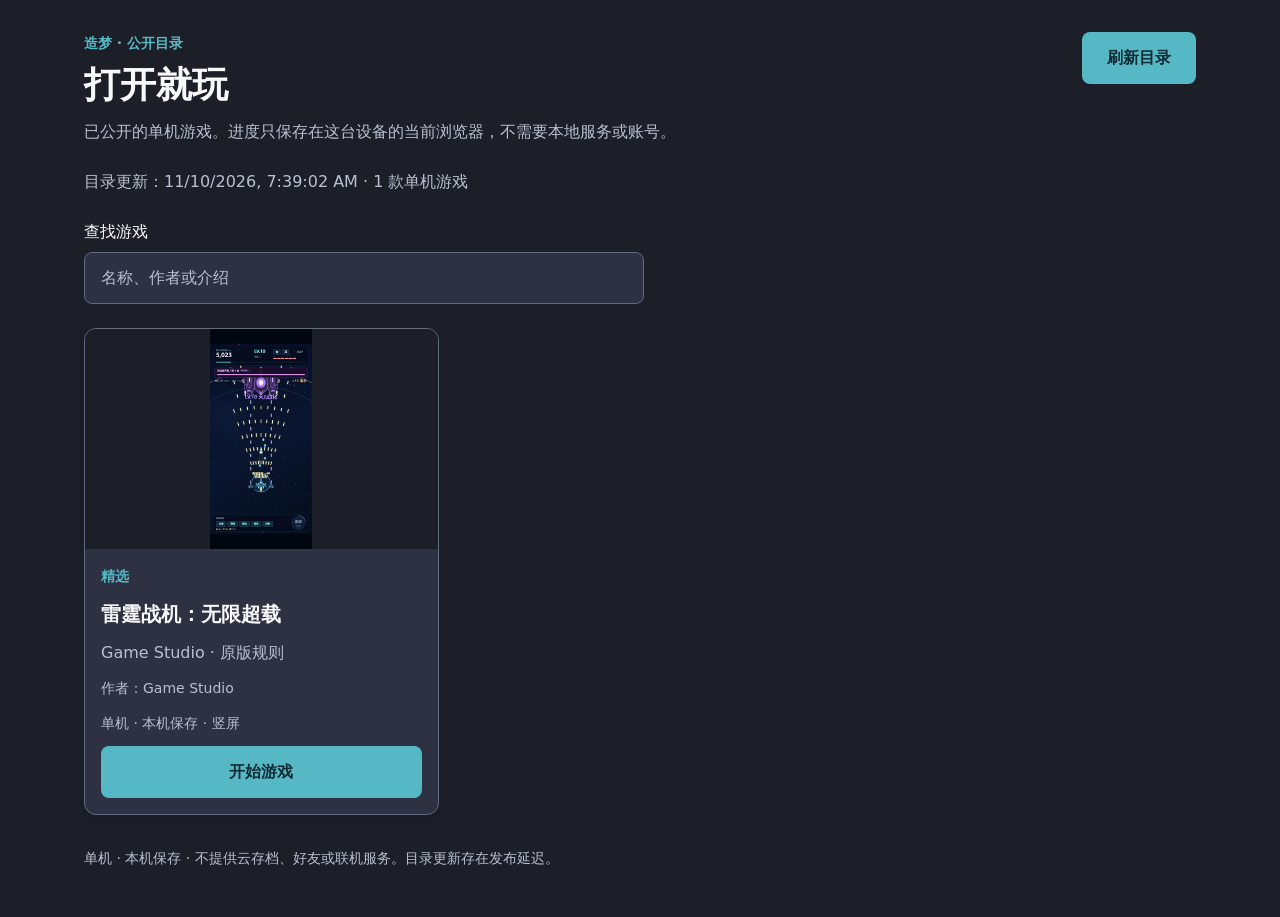
<file: index.html>
<!-- aihago-public-launcher-root:v1 -->
<!doctype html><meta charset="utf-8"><meta http-equiv="refresh" content="0;url=https://daoyan0206.github.io/magnolia-pm/launcher/"><a href="https://daoyan0206.github.io/magnolia-pm/launcher/">打开公网游戏客户端</a>
</file>
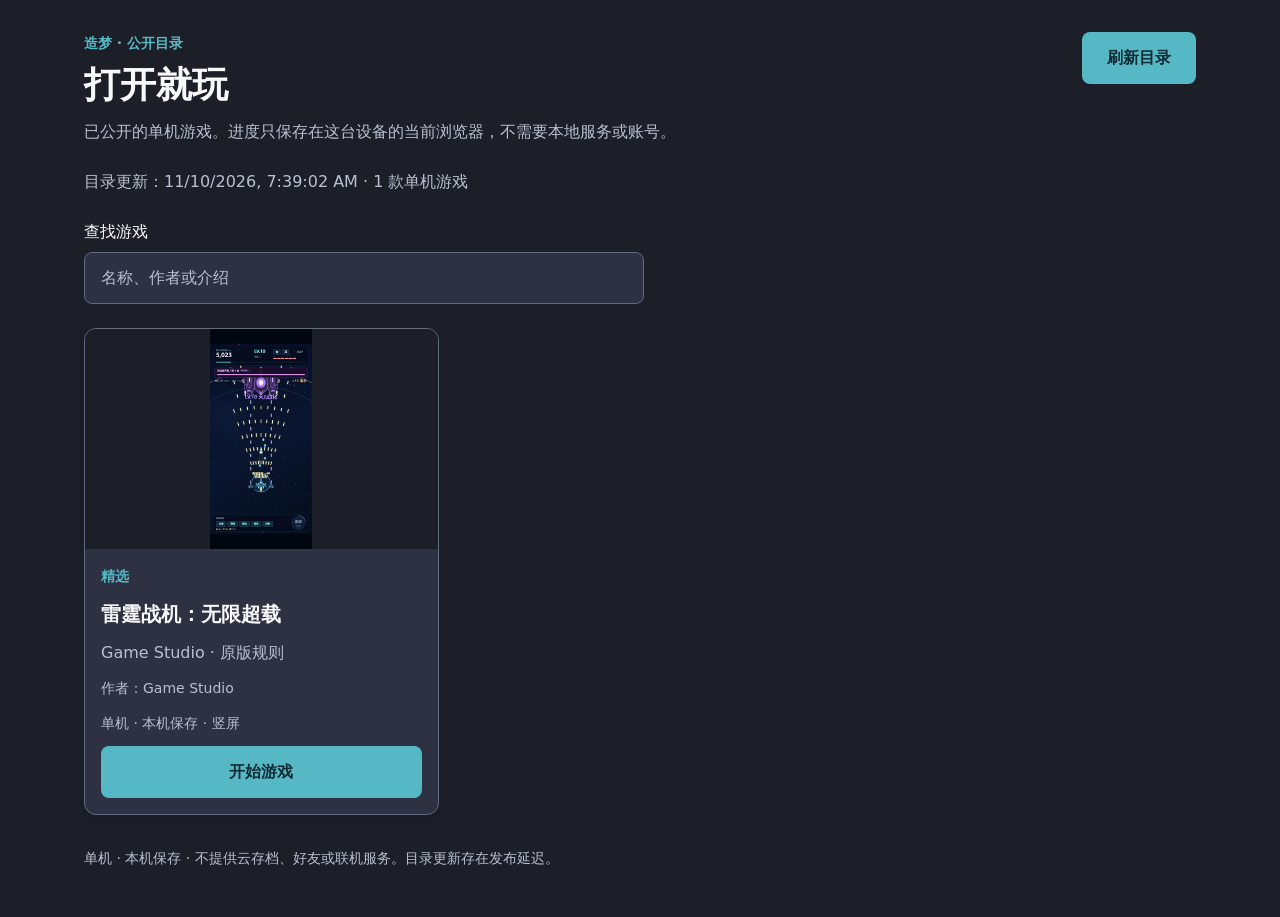
<file: launcher/index.html>
<!doctype html>
<html lang="zh-CN"><head><meta charset="utf-8"><meta name="viewport" content="width=device-width,initial-scale=1"><meta name="color-scheme" content="dark"><meta http-equiv="Content-Security-Policy" content="default-src 'self'; script-src 'self'; style-src 'self'; img-src 'self'; media-src 'self'; connect-src 'self'; object-src 'none'; base-uri 'self'; form-action 'none'"><title>造梦 · 公开游戏</title><link rel="stylesheet" href="./app.css?v=b5e5158f960aa64f2cf5e97da707b28068195a6c3594c4fd3c3171abf8e89de8"></head>
<body><main class="catalog-shell"><header class="page-header"><div><p class="eyebrow">造梦 · 公开目录</p><h1>打开就玩</h1><p class="description">已公开的单机游戏。进度只保存在这台设备的当前浏览器，不需要本地服务或账号。</p></div><button id="refresh" type="button">刷新目录</button></header>
<p id="catalogStatus" class="status" role="status" aria-live="polite">正在读取最新公开目录…</p><div class="search-row"><label for="search">查找游戏</label><input id="search" type="search" autocomplete="off" placeholder="名称、作者或介绍"></div>
<section aria-label="公开单机游戏"><div id="games" class="game-grid"></div><p id="empty" class="empty" hidden>当前没有可显示的游戏，请稍后刷新目录。</p></section><footer>单机 · 本机保存 · 不提供云存档、好友或联机服务。目录更新存在发布延迟。</footer></main><script type="module" src="./app.js?v=b5e5158f960aa64f2cf5e97da707b28068195a6c3594c4fd3c3171abf8e89de8"></script></body></html>
</file>
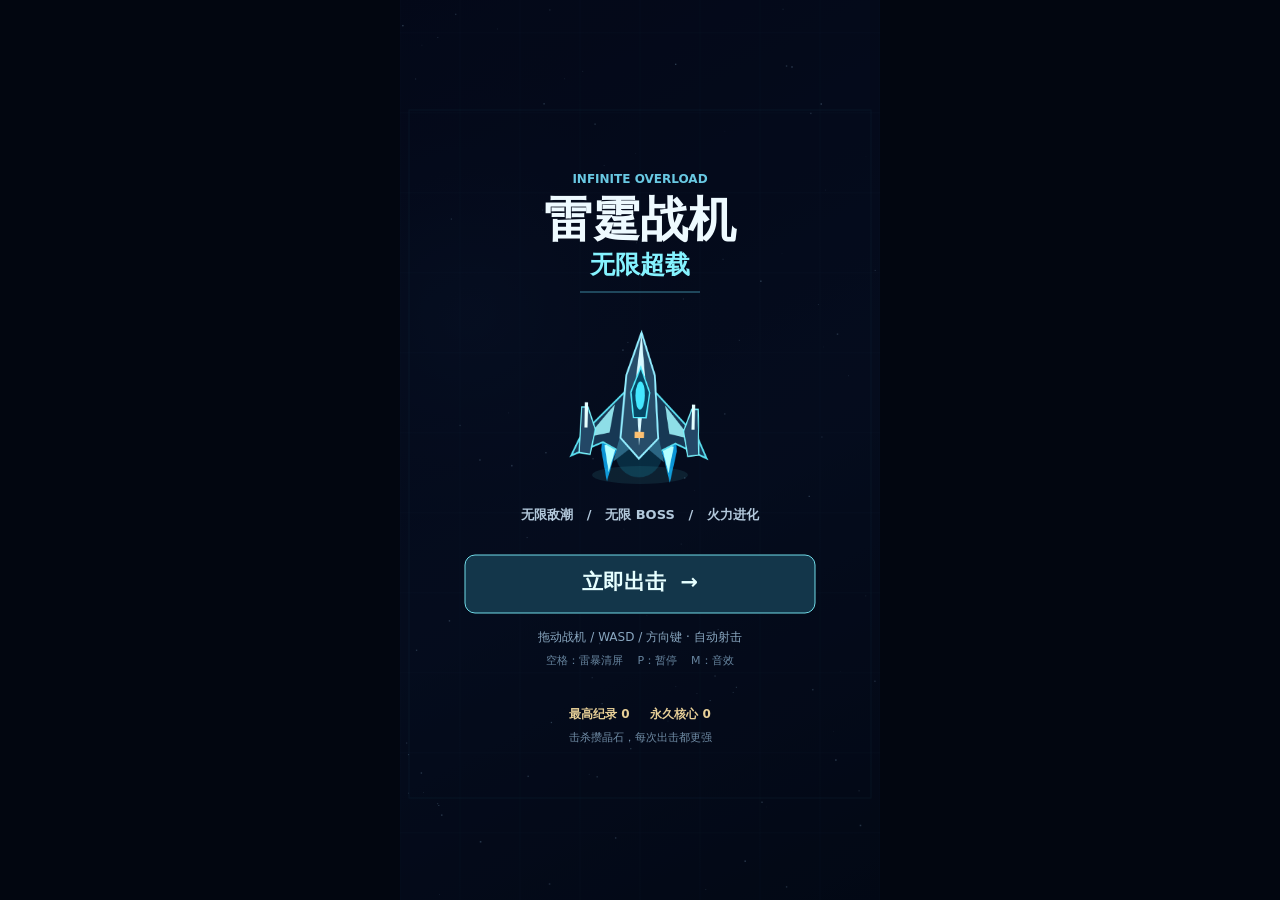
<file: public/games/1/572b14e0811e7f5c2d8713d8cca1aadd88c316ae3283daa03f647c0ad57fbafb/index.html>
<!doctype html>
<html lang="en"><head><meta charset="utf-8">
<meta name="viewport" content="width=device-width,initial-scale=1,maximum-scale=1,user-scalable=no">
<meta http-equiv="Content-Security-Policy" content="default-src 'none'; img-src data: blob:; media-src data: blob:; font-src data:; style-src 'unsafe-inline'; script-src 'unsafe-inline'; connect-src 'none'; form-action 'none'">
<title>雷霆战机：无限超载</title>
<style>html,body{margin:0;height:100%;overflow:hidden;background:#000}canvas{display:block;width:100vw;height:100vh;touch-action:none;outline:none}</style></head><body><canvas id="game" tabindex="0"></canvas>
<script>window.GAME={"title":"雷霆战机：无限超载","rules":{"hearts":6,"heroSpeed":420,"bossEvery":25,"bossHealth":6000,"waveEvery":20,"waveHealthGrowth":1.5,"waveHealthCurve":0.75,"waveHealthPower":1.35,"waveBossHealthGrowth":0.9,"waveBossHealthCurve":0.2,"waveBossHealthPower":1.15,"waveMoveGrowth":0.2,"waveBulletGrowth":0.22,"waveFireGrowth":0.35,"waveSpawnGrowth":0.45,"waveEliteGrowth":0.045,"waveDamageEvery":3,"enemySpawnEvery":0.42,"enemyHealth":40,"maxEnemies":48,"maxPlayerBullets":360,"maxEnemyBullets":480,"maxParticles":600,"maxPickups":90,"startingLevel":1,"skillCharge":100,"enemyDamage":1,"hitInvulnerability":1.6,"growth":"endless","testPilot":"moving","duration":0},"slots":{"hero":{"tile":false,"custom":false},"enemy":{"tile":false,"custom":false},"pickup":{"tile":false,"custom":false},"boss":{"tile":false,"custom":false}},"assets":{"hero":"[data-uri]","enemy":"[data-uri]","pickup":"[data-uri]","boss":"[data-uri]"}};</script>
<script>/* 雷霆战机：无限超载 — Game Studio / standalone Canvas 2D. */
(function () {
  'use strict';
  const G = window.GAME || {}, slots = G.slots || {}, assets = G.assets || {};
  const defaults = { hearts:6, heroSpeed:420, bossEvery:25, bossHealth:12000, enemySpawnEvery:.42, enemyHealth:60, maxEnemies:48, maxPlayerBullets:360, maxEnemyBullets:480, maxParticles:600, maxPickups:90, startingLevel:1, skillCharge:100, enemyDamage:1, hitInvulnerability:1.6, waveEvery:20, waveHealthGrowth:6, waveHealthCurve:3, waveHealthPower:1.35, waveBossHealthGrowth:.9, waveBossHealthCurve:.2, waveBossHealthPower:1.15, waveMoveGrowth:.2, waveBulletGrowth:.22, waveFireGrowth:.35, waveSpawnGrowth:.45, waveEliteGrowth:.045, waveDamageEvery:2 };
  const R = Object.assign({}, defaults, G.rules || {});
  Object.keys(defaults).forEach(k => { R[k] = Number.isFinite(+R[k]) ? +R[k] : defaults[k]; });
  const clamp = (x,a,b) => Math.max(a,Math.min(b,x)), rnd = (a,b) => a+Math.random()*(b-a), TAU=Math.PI*2;
  const W=480,H=900, FONT='"Microsoft YaHei", "PingFang SC", system-ui, sans-serif';
  R.bossEvery=Math.max(3,R.bossEvery); R.enemySpawnEvery=Math.max(.12,R.enemySpawnEvery);
  R.maxEnemies=clamp(R.maxEnemies,1,80); R.maxPlayerBullets=clamp(R.maxPlayerBullets,10,500);
  R.maxEnemyBullets=clamp(R.maxEnemyBullets,10,700); R.maxParticles=clamp(R.maxParticles,0,900);
  R.maxPickups=clamp(R.maxPickups,1,150); R.hearts=clamp(R.hearts,1,30);
  R.waveEvery=Math.max(1,R.waveEvery);R.waveDamageEvery=Math.max(1,Math.floor(R.waveDamageEvery));
  ['waveHealthGrowth','waveHealthCurve','waveBossHealthGrowth','waveBossHealthCurve','waveMoveGrowth','waveBulletGrowth','waveFireGrowth','waveSpawnGrowth','waveEliteGrowth'].forEach(k=>R[k]=clamp(R[k],0,10));
  R.waveHealthPower=clamp(R.waveHealthPower,1,2);R.waveBossHealthPower=clamp(R.waveBossHealthPower,1,2);
  // Fixed wave progression: not rubber-banded to player level. Snapshot on spawn.
  // Bound only the exponent for finite arithmetic; polynomial HP keeps growing.
  function waveStats(w){const n=Math.max(0,w-1),exponent=Math.min(n,200);return{health:(1+R.waveHealthGrowth*n+R.waveHealthCurve*n*n)*Math.pow(R.waveHealthPower,exponent),bossHealth:(1+R.waveBossHealthGrowth*n+R.waveBossHealthCurve*n*n)*Math.pow(R.waveBossHealthPower,exponent),move:Math.min(2.2,1+R.waveMoveGrowth*n),bullet:Math.min(2.25,1+R.waveBulletGrowth*n),fire:Math.min(2.5,1+R.waveFireGrowth*n),spawnEvery:Math.max(.14,R.enemySpawnEvery/(1+R.waveSpawnGrowth*n)),eliteChance:Math.min(.32,.08+R.waveEliteGrowth*n),damage:R.enemyDamage*Math.min(4,1+Math.floor(n/R.waveDamageEvery))};}
  let canvas=document.getElementById('game');
  if (!canvas) { canvas=document.createElement('canvas'); canvas.id='game'; document.body.appendChild(canvas); }
  Object.assign(canvas.style,{display:'block',touchAction:'none',outline:'none',background:'#030916'});
  canvas.tabIndex=0;
  Object.assign(document.body.style,{margin:'0',overflow:'hidden',background:'#030916',touchAction:'none'});
  const c=canvas.getContext('2d');
  let scale=1,ox=0,oy=0,dpr=1,cw=480,ch=900;
  function resize(){ cw=innerWidth||480; ch=innerHeight||900; dpr=Math.min(devicePixelRatio||1,2); canvas.width=Math.round(cw*dpr); canvas.height=Math.round(ch*dpr); canvas.style.width=cw+'px'; canvas.style.height=ch+'px'; scale=Math.min(cw/W,ch/H); ox=(cw-W*scale)/2; oy=(ch-H*scale)/2; }
  const storageKey='thunder-overload-save-v1';
  let profile={best:0,bank:0,muted:false};
  try { const p=JSON.parse(localStorage.getItem(storageKey)||'null'); if(p && typeof p==='object'){ profile.best=clamp(Number(p.best)||0,0,1e15); profile.bank=clamp(Number(p.bank)||0,0,1e15); profile.muted=!!p.muted; } } catch (_) {}
  let muted=profile.muted, storageOK=true;
  function save(){ profile.best=Math.max(profile.best,score); profile.muted=muted; try {localStorage.setItem(storageKey,JSON.stringify(profile));} catch(_){storageOK=false;} }
  let audio=null,lastSound=0;
  function unlockAudio(){ try { if(!audio){const AC=window.AudioContext||window.webkitAudioContext;if(AC)audio=new AC();} if(audio&&audio.state==='suspended')audio.resume().catch(()=>{}); }catch(_){} }
  function sound(f,d=.09,type='sine',v=.04,end=f){if(!audio||muted)return;try{const t=audio.currentTime,o=audio.createOscillator(),g=audio.createGain();o.type=type;o.frequency.setValueAtTime(f,t);o.frequency.exponentialRampToValueAtTime(Math.max(30,end),t+d);g.gain.setValueAtTime(.0001,t);g.gain.exponentialRampToValueAtTime(v,t+.008);g.gain.exponentialRampToValueAtTime(.0001,t+d);o.connect(g);g.connect(audio.destination);o.start(t);o.stop(t+d+.015);}catch(_){} }

  let phase='title',paused=false,elapsed=0,score=0,level=1,xp=0,xpNeed=12,hearts=6,maxHearts=6,charge=100,wave=1,waveNotice=0;
  let hero={x:W/2,y:H*.78},enemies=[],shots=[],hostile=[],drops=[],particles=[],rings=[],labels=[],beams=[],arcs=[];
  let boss=null,bossCount=0,bossKills=0,nextBoss=30,spawnClock=0,shotClock=0,missileClock=0,laserClock=0,chainClock=0;
  let invuln=0,shield=0,rage=0,magnet=0,shake=0,flash=0,combo=0,comboTime=0,kills=0,earned=0,core=0,saveClock=0,guard=0;
  let banner='',bannerTime=0,last=0,clock=0,fps=60,frameCount=0,fpsTime=0,autoTarget=null,autoTTL=0,skillUses=0;
  let keys=Object.create(null),pointer=null,dragTarget=null;
  const peaks={enemies:0,playerBullets:0,enemyBullets:0,particles:0};
  const stars=Array.from({length:110},()=>({x:rnd(0,W),y:rnd(0,H),z:rnd(.25,1),r:rnd(.4,1.6)}));
  const colors=['#5cffff','#ffbf58','#b98bff','#82ffb4'];
  const images={},spriteCache={};
  function customArt(k){return !!(slots[k]&&slots[k].custom&&assets[k]);}
  ['hero','enemy','pickup','boss'].forEach(k=>{if(customArt(k)){const im=new Image(); im.onload=()=>{images[k]=im;};im.src=assets[k];}});
  function poly(g,points,fill,stroke,line=1){g.beginPath();points.forEach((p,i)=>i?g.lineTo(p[0],p[1]):g.moveTo(p[0],p[1]));g.closePath();g.fillStyle=fill;g.fill();if(stroke){g.strokeStyle=stroke;g.lineWidth=line;g.stroke();}}
  function ellipse(g,x,y,rx,ry,color){g.fillStyle=color;g.beginPath();g.ellipse(x,y,rx,ry,0,0,TAU);g.fill();}
  // One art function supplies both live sprites and Studio close-ups.
  function drawCharacter(g,key,size,variant=0){
    g.save();g.scale(size/100,size/100);
    if(key==='pickup'){
      g.shadowColor='#55faff';g.shadowBlur=10;poly(g,[[0,-36],[26,-9],[18,25],[0,38],[-18,25],[-26,-9]],'#15a7bb','#a6ffff',2);
      poly(g,[[0,-36],[9,-6],[0,38],[-8,-6]],'#b9ffff');poly(g,[[9,-6],[26,-9],[18,25],[0,38]],'#30d8e3');
      g.shadowBlur=0;poly(g,[[0,-25],[7,-8],[0,9],[-7,-8]],'#fff');
    }else if(key==='hero'){
      ellipse(g,0,30,15,16,'rgba(27,208,255,.16)');
      for(const side of [-1,1]){
        g.save();g.scale(side,1);
        poly(g,[[8,14],[16,34],[20,49],[24,29],[23,14]],'#0a94d6');
        poly(g,[[14,25],[19,43],[22,26]],'#b4ffff');
        poly(g,[[8,-10],[37,20],[43,33],[23,24],[12,30]],'#173854','#59deef',1.1);
        poly(g,[[16,0],[33,21],[19,18]],'#8edee7');
        poly(g,[[28,16],[33,2],[37,2],[38,31],[31,32]],'#234766','#79f6ff',.8);
        g.fillStyle='#e6ffff';g.fillRect(33,-1,2,16);
        poly(g,[[10,10],[16,36],[6,28]],'#2b6683');g.restore();
      }
      poly(g,[[0,-46],[9,-19],[12,21],[0,34],[-12,21],[-9,-19]],'#274d69','#92edff',1.2);
      poly(g,[[0,-46],[3,-16],[0,26],[-3,-16]],'#d8f9ff');
      poly(g,[[0,-24],[6,-8],[4,8],[-4,8],[-6,-8]],'#064865','#55eeff',.9);
      ellipse(g,0,-6,3,9,'#44e8ff');g.fillStyle='#fdc171';g.fillRect(-3,17,6,4);
    }else if(key==='enemy'){
      const color=['#ff8a51','#f06998','#bd83ff','#ffcc63'][variant%4];
      g.save();g.rotate(Math.PI);
      for(const s of [-1,1]){g.save();g.scale(s,1);poly(g,[[8,-7],[36,8],[42,30],[20,19],[10,28]],'#3f233e',color,1.5);poly(g,[[18,6],[29,14],[21,16]],color);g.fillStyle='#823952';g.fillRect(29,4,5,23);g.restore();}
      poly(g,[[0,-37],[11,-7],[12,23],[0,34],[-12,23],[-11,-7]],'#351f37',color,1.5);poly(g,[[0,-18],[5,-4],[0,10],[-5,-4]],'#fff0b0');ellipse(g,0,30,5,9,color);g.restore();
    }else if(key==='boss'){
      const color=['#b27dff','#ff785d','#edbf56'][variant%3];
      for(const s of [-1,1]){g.save();g.scale(s,1);
        poly(g,[[12,-23],[32,-29],[46,-11],[43,27],[28,40],[19,20],[8,21]],'#2b1e49',color,1);
        poly(g,[[26,-20],[35,-18],[37,13],[31,20],[24,10]],'#483063',color,.6);
        g.fillStyle='#d9c7ff';g.fillRect(30,-12,3,14);g.fillStyle=color;g.fillRect(28,23,9,4);
        poly(g,[[39,7],[45,11],[45,35],[38,30]],'#151c30',color,.8);ellipse(g,42,29,2,4,'#fff3c7');g.restore();}
      poly(g,[[0,-40],[15,-22],[18,19],[0,37],[-18,19],[-15,-22]],'#33204f',color,1.3);
      poly(g,[[0,-33],[7,-20],[0,-8],[-7,-20]],'#e9cfff');
      g.shadowColor=color;g.shadowBlur=8;ellipse(g,0,3,12,13,color);ellipse(g,0,3,6,7,'#fff4ff');g.shadowBlur=0;
      poly(g,[[-8,22],[0,29],[8,22],[0,37]],'#947cc6');
    }
    g.restore();
  }
  function sprite(key,x,y,size,variant=0,angle=0,alpha=1){
    c.save();c.translate(x,y);c.rotate(angle);c.globalAlpha=alpha;
    if(images[key])c.drawImage(images[key],-size/2,-size/2,size,size);
    else{const k=key+'-'+variant;if(!spriteCache[k]){const t=document.createElement('canvas');t.width=t.height=256;const g=t.getContext('2d');g.translate(128,128);drawCharacter(g,key,224,variant);spriteCache[k]=t;}c.drawImage(spriteCache[k],-size/2,-size/2,size,size);}
    c.restore();
  }
  window.__renderSlots=function(size=256){const out={};['hero','enemy','pickup','boss'].forEach(k=>{if(!slots[k]||customArt(k))return;const t=document.createElement('canvas');t.width=t.height=size;const g=t.getContext('2d');g.translate(size/2,size/2);drawCharacter(g,k,size*.86);out[k]=t.toDataURL('image/png');});return out;};
  function emit(){try{window.parent.postMessage({source:'dsh-game-studio',type:'state',phase,score},'*');}catch(_){}}
  function burst(x,y,color,count=22,force=160){for(let i=0;i<count&&particles.length<R.maxParticles;i++){const a=rnd(0,TAU),v=rnd(force*.2,force);particles.push({x,y,vx:Math.cos(a)*v,vy:Math.sin(a)*v,life:rnd(.2,.65),max:.65,color,size:rnd(1,3.5)});}}
  function ring(x,y,color,max=90,life=.4){if(rings.length<35)rings.push({x,y,color,max,life,total:life});}
  function label(text,x,y,color='#c6faff',big=false){if(big)labels=labels.filter(l=>!l.big);else{const nearby=labels.filter(l=>!l.big&&Math.abs(l.x-x)<70&&Math.abs(l.y-y)<60).length;y-=Math.min(nearby,3)*20;}if(labels.length<25)labels.push({text,x,y,color,life:big?1.6:.9,big});}
  function announce(t,color='#65faff'){banner=t;bannerTime=2.3;label(t,W/2,260,color,true);}
  function start(){
    phase='playing';paused=false;elapsed=0;wave=1;waveNotice=0;score=0;level=Math.max(1,Math.floor(R.startingLevel));xp=0;xpNeed=12+level*2;
    core=Math.floor(Math.sqrt(profile.bank/25));maxHearts=Math.min(12,R.hearts+Math.floor(core/3));hearts=maxHearts;charge=clamp(R.skillCharge,0,100);
    hero={x:W/2,y:H*.78};enemies=[];shots=[];hostile=[];drops=[];particles=[];rings=[];labels=[];beams=[];arcs=[];
    boss=null;bossCount=0;bossKills=0;nextBoss=R.bossEvery;spawnClock=.1;shotClock=0;missileClock=0;laserClock=0;chainClock=0;
    invuln=2;shield=3;rage=0;magnet=0;shake=0;flash=0;combo=0;comboTime=0;kills=0;earned=0;guard=0;saveClock=0;skillUses=0;
    pointer=null;dragTarget=null;keys=Object.create(null);autoTarget=null;autoTTL=0;
    Object.keys(peaks).forEach(k=>peaks[k]=0);announce('火力全开 · 无限出击');emit();
  }
  function damage(){return (10+level*2.4)*(1+core*.08)*(rage>0?1.35:1);}
  function upgrade(value){xp+=value;let safety=0;while(xp>=xpNeed&&safety++<100){xp-=xpNeed;level++;xpNeed=14+level*4;charge=Math.min(100,charge+9);if(level%4===0)hearts=Math.min(maxHearts,hearts+1);const unlock={3:'追踪导弹 已上线',5:'贯穿激光 已上线',7:'双翼僚机 已上线',9:'链式闪电 已上线'};announce(unlock[level]||('LV.'+level+' 火力进化'),colors[level%4]);ring(hero.x,hero.y,'#64fbff',150,.6);sound(660,.2,'triangle',.06,1400);}}
  function makeDrop(x,y,type='xp',value=3){if(drops.length>=R.maxPickups){if(type==='xp')upgrade(value);else applyDrop(type);return;}drops.push({x:clamp(x,20,W-20),y,type,value,age:0,phase:rnd(0,TAU)});}
  const itemColors={xp:'#6cfbff',heal:'#7dffba',shield:'#69aaff',rage:'#ffbd59',magnet:'#d397ff',energy:'#f1e897'};
  const itemGlyph={heal:'+',shield:'盾',rage:'狂',magnet:'吸',energy:'雷'};
  function applyDrop(type){
    if(type==='heal'){hearts=Math.min(maxHearts,hearts+2);label('装甲修复 +2',hero.x,hero.y-40,'#8affba');}
    if(type==='shield'){shield=Math.max(shield,9);label('护盾 9s',hero.x,hero.y-40,'#89bcff');}
    if(type==='rage'){rage=9;label('超载火力 9s',hero.x,hero.y-40,'#ffc575');}
    if(type==='magnet'){magnet=12;label('全域磁吸 12s',hero.x,hero.y-40,'#ddaaff');}
    if(type==='energy'){charge=Math.min(100,charge+40);label('雷暴充能 +40',hero.x,hero.y-40,'#fff39a');}
    sound(840,.1,'sine',.035,1240);ring(hero.x,hero.y,itemColors[type]||'#fff',70,.3);
  }
  function kill(e){
    if(e.dead)return;e.dead=true;kills++;combo++;comboTime=3.2;const points=e.boss?3000+bossCount*500:(e.elite?150:40);score+=Math.round(points*(1+Math.min(combo,100)*.012));charge=Math.min(100,charge+(e.boss?35:2.2));
    const coins=e.boss?25:(e.elite?3:1);earned+=coins;profile.bank=Math.min(1e15,profile.bank+coins);
    burst(e.x,e.y,e.boss?'#d299ff':'#ffb565',e.boss?110:e.elite?42:22,e.boss?340:150);ring(e.x,e.y,e.boss?'#deafff':'#ffb967',e.boss?240:65,e.boss?.9:.35);
    if(e.boss){bossKills++;boss=null;nextBoss=elapsed+R.bossEvery;shake=12;flash=.3;announce('BOSS 击破 · 奖励爆发','#ffd783');upgrade(40+bossCount*10);for(let i=0;i<12;i++)makeDrop(e.x+rnd(-100,100),e.y+rnd(-20,40),'xp',6);['heal','shield','rage','magnet','energy'].forEach((t,i)=>makeDrop(100+i*70,e.y+35,t));hostile.length=0;save();sound(100,.5,'sawtooth',.1,35);}
    else{upgrade(e.elite?3:1);makeDrop(e.x,e.y,'xp',e.elite?10:3);if(kills%9===0){const types=['rage','shield','energy','heal','magnet'];makeDrop(e.x+15,e.y,types[Math.floor(kills/9)%5]);}if(combo===10||combo%25===0)label(combo+' 连杀',W/2,190,'#ffd77a',true);if(elapsed-lastSound>.08){sound(160,.08,'triangle',.022,50);lastSound=elapsed;}}
  }
  function hurt(amount=R.enemyDamage){if(invuln>0||phase!=='playing'||amount<=0)return;if(shield>0){shield=Math.max(0,shield-1.8*amount);invuln=.3;ring(hero.x,hero.y,'#7dcfff',85,.35);return;}hearts=Math.max(0,hearts-amount);invuln=Math.max(.1,R.hitInvulnerability);shake=8;flash=.15;combo=0;burst(hero.x,hero.y,'#ff7e81',18);sound(190,.18,'sawtooth',.065,45);if(hearts<=0){phase='lost';guard=1;save();burst(hero.x,hero.y,'#62e7ff',80,260);emit();}}
  function hit(e,amount){if(e.dead||(e.boss&&e.y<185))return;e.hp-=amount;e.hit=.075;if(e.hp<=0)kill(e);}
  function thunder(){if(phase!=='playing'||paused||charge<100)return false;charge=0;skillUses++;invuln=Math.max(invuln,1);flash=.65;shake=14;hostile.length=0;ring(hero.x,hero.y,'#f9eaff',800,1);ring(hero.x,hero.y,'#89ffff',550,.8);for(const e of enemies.slice())if(!e.dead){arcs.push({x1:hero.x,y1:hero.y,x2:e.x,y2:e.y,life:.6,color:'#dbfaff'});hit(e,damage()*22);}announce('雷暴领域 · 全屏湮灭','#f5edff');sound(75,.55,'sawtooth',.12,35);return true;}
  function spawnEnemy(){
    const stats=waveStats(wave),type=Math.floor(rnd(0,4)),elite=kills>12&&Math.random()<stats.eliteChance,x=rnd(35,W-35);
    const speed=(70+type*17)*stats.move,hp=R.enemyHealth*stats.health*(elite?4:1)*(type===3?1.5:1);
    enemies.push({x,y:-45,baseX:x,type,elite,hp,maxHp:hp,r:elite?24:17,size:elite?66:48,speed,age:0,fire:rnd(.35,.8)/stats.fire,hit:0,dead:false,boss:false,spawnWave:wave,fireRate:stats.fire,bulletScale:stats.bullet,damage:stats.damage,eliteChance:stats.eliteChance});
  }
  const bossNames=['深空毁灭者','赤焰审判者','黄金歼星舰'];
  function spawnBoss(){bossCount++;const stats=waveStats(wave),hp=R.bossHealth*(1+(bossCount-1)*.25)*stats.bossHealth;boss={x:W/2,y:-120,hp,maxHp:hp,r:68,size:200,type:(bossCount-1)%3,age:0,fire:1.6,hit:0,dead:false,boss:true,speed:0,spawnWave:wave,fireRate:stats.fire,bulletScale:stats.bullet,damage:stats.damage};enemies.push(boss);announce('警报 / '+bossNames[boss.type],'#e4a2ff');sound(260,.4,'sawtooth',.055,110);}
  function enemyBullet(x,y,a,s=130,r=5,color='#ff8a6a',source=null){if(hostile.length<R.maxEnemyBullets){const speed=s*(source?source.bulletScale:1);hostile.push({x,y,vx:Math.cos(a)*speed,vy:Math.sin(a)*speed,r,color,life:12,damage:source?source.damage:R.enemyDamage,spawnWave:source?source.spawnWave:wave});}}
  function bossFire(e){
    const stage=1+(e.hp<e.maxHp*.65?1:0)+(e.hp<e.maxHp*.3?1:0),speed=105+Math.min(40,bossCount*4)+stage*12;
    if(e.type===0){const n=7+stage*2;for(let i=0;i<n;i++)enemyBullet(e.x,e.y+38,Math.PI/2+(i-(n-1)/2)*.15,speed,5,'#f596b6',e);if(stage>1){for(const s of [-1,1]){const a=Math.atan2(hero.y-e.y,hero.x-(e.x+s*65));enemyBullet(e.x+s*65,e.y+25,a,speed+45,7,'#ffdc8a',e);}}}
    if(e.type===1){const angle=e.age*.72;for(let i=0;i<12+stage*3;i++)enemyBullet(e.x,e.y+25,angle+i*TAU/(12+stage*3),speed*.9,5,'#ffa15b',e);}
    if(e.type===2){for(const s of [-1,1]){const x=e.x+s*60,a=Math.atan2(hero.y-e.y,hero.x-x);for(let i=-stage;i<=stage;i++)enemyBullet(x,e.y+35,a+i*.12,speed+20,6,'#ffcf70',e);}for(let i=0;i<5;i++)enemyBullet(e.x,e.y+40,Math.PI/2+(i-2)*.34,speed*.7,4,'#de9bff',e);}
    if(e.spawnWave>=5){for(const side of [-1,1]){const x=e.x+side*65,a=Math.atan2(hero.y-e.y,hero.x-x);enemyBullet(x,e.y+35,a,speed+25,5,'#ff718b',e);}}
    e.fire=Math.max(.25,(1.1-stage*.12-Math.min(.14,bossCount*.01))/e.fireRate);
  }
  function addShot(x,y,vx,vy,dmg,kind='normal',color='#72fbff'){if(shots.length<R.maxPlayerBullets)shots.push({x,y,vx,vy,dmg,kind,color,life:3,trail:[]});}
  function fire(){
    const count=Math.min(9,3+2*Math.floor((level-1)/3)),dmg=damage(),spacing=.078;
    for(let i=0;i<count;i++){const a=-Math.PI/2+(i-(count-1)/2)*spacing;addShot(hero.x+(i-(count-1)/2)*5,hero.y-25,Math.cos(a)*650,Math.sin(a)*650,dmg,'normal',rage>0?'#ffcf6d':'#69f6ff');}
    if(level>=7){for(const s of [-1,1])addShot(hero.x+s*48,hero.y+2,0,-630,dmg*.8,'drone','#b6a0ff');}
    shotClock=Math.max(.075,.19-level*.004)/(rage>0?1.65:1);
    if(elapsed-lastSound>.14){sound(rage>0?500:700,.035,'triangle',.008,320);lastSound=elapsed;}
  }
  function missile(){if(level<3)return;for(const s of [-1,1])addShot(hero.x+s*22,hero.y,-s*90,-300,damage()*3.3,'missile','#ffc375');missileClock=Math.max(.45,1.25-level*.022);}
  function laser(){if(level<5)return;const n=level>=12?3:1;for(let i=0;i<n;i++){const x=hero.x+(i-(n-1)/2)*48;beams.push({x,y:hero.y-25,w:14,life:.28,total:.28,color:rage>0?'#ffbd74':'#8bfbff'});for(const e of enemies.slice())if(!e.dead&&e.y<hero.y&&Math.abs(e.x-x)<e.r+12)hit(e,damage()*5);}
    laserClock=Math.max(.5,1.8-level*.025);sound(240,.16,'sawtooth',.018,950);
  }
  function chain(){if(level<9)return;const sorted=enemies.filter(e=>!e.dead&&e.y>0).sort((a,b)=>Math.hypot(a.x-hero.x,a.y-hero.y)-Math.hypot(b.x-hero.x,b.y-hero.y));let x=hero.x,y=hero.y;for(const e of sorted.slice(0,Math.min(8,3+Math.floor(level/4)))){arcs.push({x1:x,y1:y,x2:e.x,y2:e.y,life:.27,color:'#d3a4ff'});hit(e,damage()*4);x=e.x;y=e.y;}chainClock=2.1;}
  function update(dt){
    guard=Math.max(0,guard-dt);
    if(phase!=='playing'||paused){updateFX(dt);return;}
    elapsed+=dt;saveClock+=dt;if(saveClock>5){save();saveClock=0;}bannerTime=Math.max(0,bannerTime-dt);waveNotice=Math.max(0,waveNotice-dt);
    const nextWave=1+Math.floor((elapsed+1e-8)/R.waveEvery);if(nextWave>wave){wave=nextWave;waveNotice=3.5;sound(230,.18,'triangle',.045,460);}
    invuln=Math.max(0,invuln-dt);shield=Math.max(0,shield-dt);rage=Math.max(0,rage-dt);magnet=Math.max(0,magnet-dt);comboTime-=dt;if(comboTime<=0)combo=0;
    charge=Math.min(100,charge+dt*2.1);autoTTL-=dt;
    let dx=(keys.arrowright||keys.d?1:0)-(keys.arrowleft||keys.a?1:0),dy=(keys.arrowdown||keys.s?1:0)-(keys.arrowup||keys.w?1:0);
    const target=dragTarget||(autoTTL>0?autoTarget:null);
    if(target){const vx=target.x-hero.x,vy=target.y-hero.y,len=Math.hypot(vx,vy);if(len>1){const step=Math.min(len,R.heroSpeed*1.3*dt);hero.x+=vx/len*step;hero.y+=vy/len*step;}}
    else if(dx||dy){const len=Math.hypot(dx,dy);hero.x+=dx/len*R.heroSpeed*dt;hero.y+=dy/len*R.heroSpeed*dt;}
    hero.x=clamp(hero.x,25,W-25);hero.y=clamp(hero.y,125,H-105);
    shotClock-=dt;missileClock-=dt;laserClock-=dt;chainClock-=dt;if(shotClock<=0)fire();if(level>=3&&missileClock<=0)missile();if(level>=5&&laserClock<=0)laser();if(level>=9&&chainClock<=0)chain();
    spawnClock-=dt;if(spawnClock<=0){spawnClock=waveStats(wave).spawnEvery;if(enemies.filter(e=>!e.dead).length<R.maxEnemies-(boss?0:1))spawnEnemy();}
    if(!boss&&elapsed>=nextBoss)spawnBoss();
    for(const e of enemies){if(e.dead)continue;e.age+=dt;e.hit=Math.max(0,e.hit-dt);e.fire-=dt;
      if(e.boss){e.y=Math.min(200,e.y+100*dt);if(e.y>=195){e.x=W/2+Math.sin(e.age*.65)*(e.type===2?90:115);if(e.fire<=0)bossFire(e);}}
      else{e.y+=e.speed*dt;if(e.type===1)e.x=clamp(e.baseX+Math.sin(e.age*2)*60,25,W-25);if(e.type===2)e.x+=clamp(hero.x-e.x,-70,70)*dt*.55;
        if(e.fire<=0&&e.y>115&&e.y<hero.y-60){const a=Math.atan2(hero.y-e.y,hero.x-e.x);if(e.type===3||e.elite){const spread=Math.min(3,1+Math.floor((e.spawnWave-1)/5));for(let j=-spread;j<=spread;j++)enemyBullet(e.x,e.y+14,a+j*.17,115,5,'#ff8a6a',e);}else enemyBullet(e.x,e.y+12,a,105,4,'#ff8a6a',e);e.fire=(e.elite?1.2:2.5)/e.fireRate;}}
      if(Math.hypot(e.x-hero.x,e.y-hero.y)<e.r+10){hurt(e.damage);if(!e.boss)hit(e,damage()*8);}
      if(e.y>H+70)e.dead=true;
    }
    if(phase!=='playing'){updateFX(dt);return;}
    const live=enemies.filter(e=>!e.dead&&e.y>0);
    for(const s of shots){s.life-=dt;
      if(s.kind==='missile'){let target=null,dist=Infinity;for(const e of live){const dd=Math.hypot(s.x-e.x,s.y-e.y);if(dd<dist){target=e;dist=dd;}}if(target){const a=Math.atan2(target.y-s.y,target.x-s.x);s.vx+=(Math.cos(a)*420-s.vx)*Math.min(1,dt*5);s.vy+=(Math.sin(a)*420-s.vy)*Math.min(1,dt*5);}if(s.trail.length>7)s.trail.shift();s.trail.push({x:s.x,y:s.y});}
      s.x+=s.vx*dt;s.y+=s.vy*dt;
      for(const e of live){if(e.dead||s.life<=0)continue;if(Math.abs(e.x-s.x)<e.r+5&&Math.abs(e.y-s.y)<e.r+8&&Math.hypot(e.x-s.x,e.y-s.y)<e.r+7){hit(e,s.dmg);s.life=0;burst(s.x,s.y,s.color,3,65);if(s.kind==='missile'){ring(s.x,s.y,'#ffc477',45,.22);for(const n of live)if(n!==e&&!n.dead&&Math.hypot(n.x-s.x,n.y-s.y)<70)hit(n,s.dmg*.5);}break;}}
    }
    for(const b of hostile){b.x+=b.vx*dt;b.y+=b.vy*dt;b.life-=dt;if(Math.hypot(b.x-hero.x,b.y-hero.y)<b.r+7){b.life=0;hurt(b.damage);}}
    if(phase!=='playing'){updateFX(dt);return;}
    for(const p of drops){p.age+=dt;p.y+=35*dt;const dist=Math.hypot(p.x-hero.x,p.y-hero.y),attract=p.type==='xp'?180:125;if(magnet>0||dist<attract||p.age>8){const speed=magnet>0?680:410;const step=Math.min(dist,speed*dt);if(dist>.01){p.x+=(hero.x-p.x)/dist*step;p.y+=(hero.y-p.y)/dist*step;}}if(dist<22){p.dead=true;if(p.type==='xp'){upgrade(p.value);score+=p.value*2;}else applyDrop(p.type);}}
    enemies=enemies.filter(e=>!e.dead);shots=shots.filter(s=>s.life>0&&s.x>-70&&s.x<W+70&&s.y>-100&&s.y<H+100);
    hostile=hostile.filter(b=>b.life>0&&b.x>-40&&b.x<W+40&&b.y>-60&&b.y<H+40);drops=drops.filter(p=>!p.dead&&p.age<22&&p.y<H+30);
    peaks.enemies=Math.max(peaks.enemies,enemies.length);peaks.playerBullets=Math.max(peaks.playerBullets,shots.length);peaks.enemyBullets=Math.max(peaks.enemyBullets,hostile.length);peaks.particles=Math.max(peaks.particles,particles.length);
    updateFX(dt);
  }
  function updateFX(dt){shake=Math.max(0,shake-dt*28);flash=Math.max(0,flash-dt);for(const p of particles){p.life-=dt;p.x+=p.vx*dt;p.y+=p.vy*dt;p.vx*=Math.pow(.1,dt);p.vy*=Math.pow(.1,dt);}particles=particles.filter(p=>p.life>0);for(const r of rings)r.life-=dt;rings=rings.filter(r=>r.life>0);for(const l of labels){l.life-=dt;l.y-=dt*(l.big?10:30);}labels=labels.filter(l=>l.life>0);for(const b of beams)b.life-=dt;beams=beams.filter(b=>b.life>0);for(const a of arcs)a.life-=dt;arcs=arcs.filter(a=>a.life>0);}

  function text(t,x,y,size=14,color='#deefff',align='left',weight=500){c.font=weight+' '+size+'px '+FONT;c.textAlign=align;c.textBaseline='middle';c.fillStyle=color;c.fillText(t,x,y);}
  function box(x,y,w,h,fill,stroke,r=10){c.beginPath();c.roundRect(x,y,w,h,r);c.fillStyle=fill;c.fill();if(stroke){c.strokeStyle=stroke;c.lineWidth=1;c.stroke();}}
  function line(x1,y1,x2,y2,color,width=1){c.beginPath();c.moveTo(x1,y1);c.lineTo(x2,y2);c.strokeStyle=color;c.lineWidth=width;c.stroke();}
  function compact(n){return n>=1e6?(n/1e6).toFixed(1)+'M':n>=10000?(n/1000).toFixed(1)+'k':Math.floor(n).toLocaleString('en-US');}
  function time(t){const s=Math.floor(t);return Math.floor(s/60)+':'+String(s%60).padStart(2,'0');}
  function background(){
    const grad=c.createLinearGradient(0,0,W,H);grad.addColorStop(0,'#060c22');grad.addColorStop(.55,'#0a1630');grad.addColorStop(1,'#040c19');c.fillStyle=grad;c.fillRect(0,0,W,H);
    const neb=c.createRadialGradient(70,310+Math.sin(clock*.08)*50,10,70,310,280);neb.addColorStop(0,'rgba(39,81,139,.15)');neb.addColorStop(1,'rgba(5,15,40,0)');c.fillStyle=neb;c.fillRect(0,0,W,H);
    c.strokeStyle='rgba(93,163,209,.06)';c.lineWidth=1;for(let x=0;x<=W;x+=60){c.beginPath();c.moveTo(x,0);c.lineTo(x,H);c.stroke();}const scroll=(clock*25)%80;for(let y=scroll;y<H;y+=80){c.beginPath();c.moveTo(0,y);c.lineTo(W,y);c.stroke();}
    for(const s of stars){const y=(s.y+clock*(18+s.z*48))%H;c.fillStyle='rgba(166,212,250,'+(.25+s.z*.5)+')';c.fillRect(s.x,y,s.r,s.r*(phase==='playing'?1+s.z*2:1));}
    c.strokeStyle='rgba(80,199,239,.14)';c.lineWidth=1;c.strokeRect(9,110,W-18,H-212);
  }
  function renderWorld(){
    c.save();if(shake>0)c.translate(rnd(-shake,shake)*.3,rnd(-shake,shake)*.3);
    for(const p of drops){if(p.type==='xp')sprite('pickup',p.x,p.y,22,0,Math.sin(clock+p.phase)*.12);else{const col=itemColors[p.type];c.save();c.translate(p.x,p.y);c.rotate(Math.sin(clock*3)*.1);box(-14,-14,28,28,'#15213a',col,6);text(itemGlyph[p.type],0,1,17,col,'center',800);c.restore();}}
    c.save();c.globalCompositeOperation='lighter';
    for(const s of shots){if(s.kind==='missile'){c.strokeStyle='rgba(255,176,78,.4)';c.lineWidth=3;c.beginPath();s.trail.forEach((p,i)=>i?c.lineTo(p.x,p.y):c.moveTo(p.x,p.y));c.stroke();ellipse(c,s.x,s.y,3,7,'#fff0bd');}else{c.globalAlpha=.14;line(s.x,s.y,s.x-s.vx*.027,s.y-s.vy*.027,s.color,9);c.globalAlpha=1;line(s.x,s.y,s.x-s.vx*.025,s.y-s.vy*.025,s.color,s.kind==='drone'?3:3.5);line(s.x,s.y,s.x-s.vx*.018,s.y-s.vy*.018,'#efffff',1.3);}}
    c.restore();
    for(const e of enemies){sprite(e.boss?'boss':'enemy',e.x,e.y,e.size,e.type,0);if(e.hit>0){c.globalAlpha=.35;c.fillStyle='#fff';c.beginPath();c.arc(e.x,e.y,e.r*.6,0,TAU);c.fill();c.globalAlpha=1;}if(e.elite){box(e.x-20,e.y-e.r-12,40,3,'#293149',null,1);box(e.x-20,e.y-e.r-12,40*Math.max(0,e.hp/e.maxHp),3,'#ffc375',null,1);}}
    for(const b of hostile){ellipse(c,b.x,b.y,b.r+2,b.r+2,'rgba(255,91,98,.18)');ellipse(c,b.x,b.y,b.r,b.r,b.color);ellipse(c,b.x,b.y,b.r*.45,b.r*.45,'#fff2cc');}
    for(const b of beams){c.globalAlpha=Math.min(1,b.life/b.total);line(b.x,b.y,b.x,112,b.color,b.w);line(b.x,b.y,b.x,112,'#fff',b.w*.32);c.globalAlpha=1;}
    for(const a of arcs){c.globalAlpha=Math.min(1,a.life*5);c.beginPath();c.moveTo(a.x1,a.y1);for(let i=1;i<8;i++){const t=i/8;c.lineTo(a.x1+(a.x2-a.x1)*t+rnd(-12,12),a.y1+(a.y2-a.y1)*t+rnd(-12,12));}c.lineTo(a.x2,a.y2);c.strokeStyle=a.color;c.lineWidth=2;c.stroke();c.globalAlpha=1;}
    if(phase==='playing'){
      const flame=18+Math.sin(clock*30)*7;ellipse(c,hero.x,hero.y+30,10,flame,'rgba(63,206,255,.22)');ellipse(c,hero.x,hero.y+29,4,flame*.7,rage>0?'#ffd076':'#8effff');
      sprite('hero',hero.x,hero.y,72,0,0,invuln>0&&Math.floor(clock*18)%2?.42:1);
      if(level>=7){for(const s of [-1,1]){sprite('hero',hero.x+s*48,hero.y+13,34,0,0,.9);}}
      if(shield>0){c.strokeStyle='#6ebcff';c.lineWidth=2;c.beginPath();c.arc(hero.x,hero.y,43,clock,clock+TAU*.84);c.stroke();ellipse(c,hero.x,hero.y,41,41,'rgba(80,162,255,.07)');}
      ellipse(c,hero.x,hero.y,3,3,'#fff');
    }
    for(const p of particles){c.globalAlpha=Math.min(1,p.life*2);c.fillStyle=p.color;c.fillRect(p.x,p.y,p.size,p.size);}c.globalAlpha=1;
    for(const r of rings){c.globalAlpha=r.life/r.total;c.strokeStyle=r.color;c.lineWidth=2+r.life/r.total*3;c.beginPath();c.arc(r.x,r.y,Math.max(1,r.max*(1-r.life/r.total)),0,TAU);c.stroke();}c.globalAlpha=1;
    for(const l of labels)text(l.text,l.x,l.y,l.big?22:13,l.color,'center',l.big?900:600);
    if(flash>0){c.fillStyle='rgba(164,227,255,'+Math.min(.32,flash*.48)+')';c.fillRect(0,110,W,H-210);}
    c.restore();
  }
  const skillButton={x:W-64,y:H-54,r:34};
  function hud(){
    box(15,15,W-30,86,'rgba(4,12,29,.92)','#243951',12);
    text('THUNDER / ∞',28,32,10,'#7091ad','left',700);text(compact(score),28,56,27,'#f0f7ff','left',900);
    text('LV.'+level,208,38,20,'#76f9ff','left',900);text('核心 '+core,209,62,11,'#a6bfd4');
    box(298,26,34,28,'#12243a','#344a5c',6);text(muted?'静':'音',315,40,12,muted?'#7791aa':'#bfedff','center',700);
    box(340,26,34,28,'#12243a','#344a5c',6);text('Ⅱ',357,40,15,'#bfedff','center',700);text(time(elapsed),423,40,13,'#a7bfd6','center',600);
    for(let i=0;i<maxHearts;i++){const w=Math.min(16,160/maxHearts);box(298+i*(w+2),66,w,7,i<hearts?'#fe8e9e':'#24334d',null,2);}
    box(28,85,424,4,'#182940',null,2);box(28,85,424*clamp(xp/xpNeed,0,1),4,'#56edf9',null,2);
    if(boss){box(22,115,W-44,45,'rgba(24,13,42,.94)','#7e517e',7);text(bossNames[boss.type]+' / 第 '+wave+' 波 · BOSS '+bossCount,34,128,11,'#ebbaff','left',800);box(34,143,412,5,'#3c2444',null,2);box(34,143,412*clamp(boss.hp/boss.maxHp,0,1),5,'#e8a0f0',null,2);}
    else{text('第 '+wave+' 波  /  BOSS 接近 '+Math.max(0,Math.ceil(nextBoss-elapsed))+'s',24,126,11,'#a7b6c6','left',600);}
    const pressure=waveStats(wave);text('敌军 HP ×'+pressure.health.toFixed(1)+'  ·  火力 ×'+pressure.fire.toFixed(1),24,boss?176:151,10,wave>=5?'#f9b191':'#95a8bc','left',600);
    if(combo>=3)text('×'+combo+' 连杀',W-25,boss?176:151,16,'#ffc975','right',800);
    if(waveNotice>0){c.save();c.globalAlpha=Math.min(1,waveNotice);box(64,199,W-128,52,'rgba(47,23,32,.92)','#b57457',8);text('第 '+wave+' 波 · 敌军强化',W/2,217,18,'#ffd3a1','center',900);text('装甲 / 移速 / 弹速 / 火力 上升',W/2,239,10,'#d4b2a8','center',600);c.restore();}
    box(15,H-94,W-30,80,'rgba(4,12,29,.92)','#243951',12);
    text('武器矩阵',28,H-75,10,'#7898b5','left',700);
    const names=['主炮','导弹','激光','僚机','闪电'],levels=[1,3,5,7,9];
    for(let i=0;i<5;i++){const active=level>=levels[i];box(28+i*55,H-62,48,25,active?'#112e40':'#0d192b',active?'#376573':'#203048',5);text(names[i],52+i*55,H-49,11,active?'#92f7fd':'#52677f','center',700);}
    let buffs=[];if(shield>0)buffs.push('盾 '+Math.ceil(shield)+'s');if(rage>0)buffs.push('狂 '+Math.ceil(rage)+'s');if(magnet>0)buffs.push('吸 '+Math.ceil(magnet)+'s');text(buffs.join(' · ')||'拖动 / 方向键移动 · 自动开火',28,H-24,10,buffs.length?'#e3c987':'#6e8ca6');
    const b=skillButton;c.fillStyle=charge>=100?'#183a4b':'#112039';c.beginPath();c.arc(b.x,b.y,b.r,0,TAU);c.fill();c.strokeStyle=charge>=100?'#9ffbff':'#4b627e';c.lineWidth=3;c.beginPath();c.arc(b.x,b.y,b.r,-Math.PI/2,-Math.PI/2+TAU*charge/100);c.stroke();text('雷暴',b.x,b.y-5,16,charge>=100?'#e3ffff':'#839bb4','center',900);text(charge>=100?'SPACE':Math.floor(charge)+'%',b.x,b.y+15,9,charge>=100?'#9eeeff':'#8195ac','center',700);
  }
  function menu(){
    c.fillStyle='rgba(2,7,20,.64)';c.fillRect(0,0,W,H);
    const y=H*.2;text('INFINITE OVERLOAD',W/2,y,12,'#69c9e3','center',700);
    text('雷霆战机',W/2,y+44,48,'#eefaff','center',900);text('无限超载',W/2,y+86,25,'#85f3ff','center',800);
    line(W/2-60,y+112,W/2+60,y+112,'#3b839b');
    c.save();c.translate(W/2,y+225);c.rotate(Math.sin(clock*.5)*.035);sprite('hero',0,0,180);c.restore();
    ellipse(c,W/2,y+295,48,9,'rgba(91,236,255,.09)');
    text('无限敌潮   /   无限 BOSS   /   火力进化',W/2,y+336,13,'#b3c9dc','center',600);
    box(65,y+375,W-130,58,'#13364a','#71dce9',10);text('立即出击  →',W/2,y+404,21,'#e6ffff','center',800);
    text('拖动战机 / WASD / 方向键 · 自动射击',W/2,y+458,12,'#89a7c0','center');text('空格：雷暴清屏    P：暂停    M：音效',W/2,y+481,11,'#67859f','center');
    text('最高纪录 '+compact(profile.best)+'     永久核心 '+Math.floor(Math.sqrt(profile.bank/25)),W/2,y+535,12,'#e7cf97','center',600);
    text('击杀攒晶石，每次出击都更强',W/2,y+558,11,'#708ca5','center');
  }
  function deathMenu(){c.fillStyle='rgba(3,8,21,.88)';c.fillRect(0,0,W,H);text('MISSION REPORT',W/2,210,12,'#809db5','center',700);text('战机陨落 · 火种不灭',W/2,253,27,'#eaf3ff','center',900);text('本次积分',W/2,321,12,'#8ca7bc','center');text(compact(score),W/2,359,47,'#9cfbff','center',900);box(50,410,W-100,132,'#101e33','#304158',12);text('第 '+wave+' 波 · LV.'+level+' · 击杀 '+kills,W/2,441,17,'#d8eaff','center',700);text('BOSS 击破  '+bossKills+'     生存  '+time(elapsed),W/2,477,15,'#abbfd3','center');text('晶石 +'+earned+'  →  永久核心 '+Math.floor(Math.sqrt(profile.bank/25)),W/2,512,14,'#edce92','center',700);box(65,579,W-130,58,'#17384b','#75e2ec',10);text('再度出击  →',W/2,608,21,'#e9ffff','center',900);text('下一局享受永久核心的火力加成',W/2,666,12,'#8aa5bb','center');text('最高纪录 '+compact(profile.best),W/2,696,12,'#d7c38d','center');}
  function render(){c.setTransform(dpr,0,0,dpr,0,0);c.fillStyle='#020610';c.fillRect(0,0,cw,ch);c.translate(ox,oy);c.scale(scale,scale);c.save();c.beginPath();c.rect(0,0,W,H);c.clip();background();if(phase==='title')menu();else{renderWorld();hud();if(phase==='lost')deathMenu();else if(paused){c.fillStyle='rgba(3,8,22,.8)';c.fillRect(0,0,W,H);text('作战暂停',W/2,H/2-20,32,'#eaffff','center',900);text('点击继续 / P 恢复',W/2,H/2+25,16,'#99bdcf','center');}}c.restore();}
  function point(e){const r=canvas.getBoundingClientRect();return{x:(e.clientX-r.left-ox)/scale,y:(e.clientY-r.top-oy)/scale};}
  function toggleMute(){muted=!muted;save();}
  canvas.addEventListener('pointerdown',e=>{
    e.preventDefault();unlockAudio();canvas.focus({preventScroll:true});const p=point(e);
    if(p.x<0||p.x>W||p.y<0||p.y>H)return;
    if(phase==='title'){start();return;}if(phase==='lost'){if(guard<=0)start();return;}if(paused){paused=false;return;}
    if(p.y>=22&&p.y<=57&&p.x>=298&&p.x<=334){toggleMute();return;}
    if(p.y>=22&&p.y<=57&&p.x>=340&&p.x<=377){paused=true;return;}
    if(Math.hypot(p.x-skillButton.x,p.y-skillButton.y)<skillButton.r+8){thunder();return;}
    if(pointer!==null)return;pointer=e.pointerId;dragTarget={x:hero.x,y:hero.y,px:p.x,py:p.y,hx:hero.x,hy:hero.y};try{canvas.setPointerCapture(e.pointerId);}catch(_){}
  });
  canvas.addEventListener('pointermove',e=>{if(pointer!==e.pointerId||!dragTarget)return;e.preventDefault();const p=point(e);dragTarget.x=dragTarget.hx+(p.x-dragTarget.px)*1.15;dragTarget.y=dragTarget.hy+(p.y-dragTarget.py)*1.15;});
  function release(e){if(pointer===e.pointerId){pointer=null;dragTarget=null;}}
  canvas.addEventListener('pointerup',release);canvas.addEventListener('pointercancel',release);canvas.addEventListener('lostpointercapture',release);
  document.addEventListener('keydown',e=>{const k=e.key.toLowerCase();if(['arrowup','arrowdown','arrowleft','arrowright',' ','enter'].includes(k))e.preventDefault();unlockAudio();if(k==='m'){if(!e.repeat)toggleMute();return;}if(phase==='title'){start();return;}if(phase==='lost'){if(guard<=0&&!e.repeat)start();return;}if(k==='p'||k==='escape'){if(!e.repeat)paused=!paused;return;}if(k===' '){if(!e.repeat)thunder();return;}keys[k]=true;});
  document.addEventListener('keyup',e=>{keys[e.key.toLowerCase()]=false;});
  function blur(){keys=Object.create(null);pointer=null;dragTarget=null;autoTarget=null;autoTTL=0;if(phase==='playing')paused=true;save();}
  window.addEventListener('blur',blur);document.addEventListener('visibilitychange',()=>{if(document.hidden)blur();});
  window.addEventListener('resize',resize);window.addEventListener('pagehide',save);
  // Test pilot uses the same movement target and real skill, never grants health or damage.
  window.__autoplay=function(){if(phase!=='playing'||paused)return;
    if(charge>=100&&(hostile.length>14||enemies.length>7||(boss&&boss.y>=190)))thunder();
    // Game Studio can isolate stationary play for a test run; no player-facing switch.
    if(R.testPilot==='stationary'){autoTarget=null;autoTTL=0;return;}
    let best=null,bestCost=Infinity;
    for(let ix=0;ix<7;ix++){for(let iy=0;iy<3;iy++){
      const x=45+ix*65,y=610+iy*65;let cost=Math.hypot(x-hero.x,y-hero.y)*.18;
      for(const b of hostile){const px=b.x+b.vx*.5,py=b.y+b.vy*.5;const d=Math.hypot(x-px,y-py);if(d<100)cost+=(100-d)*5;}
      for(const e of enemies){const d=Math.hypot(x-e.x,y-e.y-e.speed*.5);if(d<120)cost+=(120-d)*4;}
      const target=boss||enemies.find(e=>e.y>150);if(target)cost+=Math.abs(x-target.x)*.1;
      for(const p of drops)if(p.y>400&&Math.hypot(p.x-x,p.y-y)<100)cost-=p.type==='heal'&&hearts<maxHearts?50:8;
      if(cost<bestCost){bestCost=cost;best={x,y};}
    }}autoTarget=best;autoTTL=.25;
  };
  window.__gameState=function(){return{phase,score:Math.floor(score),hearts,fps:Math.round(fps),hero:{x:hero.x,y:hero.y},heroOnScreen:hero.x>=0&&hero.x<=W&&hero.y>=0&&hero.y<=H,pickups:drops.map(p=>({x:p.x,y:p.y})),enemies:enemies.map(e=>({x:e.x,y:e.y,hp:e.hp,maxHp:e.maxHp,type:e.type,elite:e.elite,boss:e.boss,speed:e.speed,fire:e.fire,fireRate:e.fireRate,bulletScale:e.bulletScale,damage:e.damage,spawnWave:e.spawnWave})),hostile:hostile.map(b=>({x:b.x,y:b.y,vx:b.vx,vy:b.vy,damage:b.damage,spawnWave:b.spawnWave})),world:{w:W,h:H},wave,waveEvery:R.waveEvery,pressure:waveStats(wave),level,xp,xpNeed,elapsed,paused,shield,rage,magnet,charge,kills,bossCount,bossKills,skillUses,core,earned,storageOK,boss:boss?{hp:boss.hp,maxHp:boss.maxHp,type:boss.type,spawnWave:boss.spawnWave,fireRate:boss.fireRate,bulletScale:boss.bulletScale,damage:boss.damage}:null,counts:{enemies:enemies.length,playerBullets:shots.length,enemyBullets:hostile.length,particles:particles.length},peaks:Object.assign({},peaks),damage:damage()};};
  function reportError(msg){try{window.parent.postMessage({source:'dsh-game-studio',type:'error',message:String(msg).slice(0,300)},'*');}catch(_){}}
  window.addEventListener('error',e=>reportError(e.message));window.addEventListener('unhandledrejection',e=>reportError(e.reason&&e.reason.message||e.reason));
  function frame(now){requestAnimationFrame(frame);const raw=last?(now-last)/1000:1/60;last=now;const dt=clamp(raw,0,.04);frameCount++;fpsTime+=raw;if(fpsTime>=.5){fps=frameCount/fpsTime;frameCount=0;fpsTime=0;}clock+=dt;update(dt);render();}
  resize();requestAnimationFrame(frame);emit();
  try{window.parent.postMessage({source:'dsh-game-studio',type:'renders',renders:window.__renderSlots(256)},'*');}catch(_){}
})();</script>
</body></html>
</file>
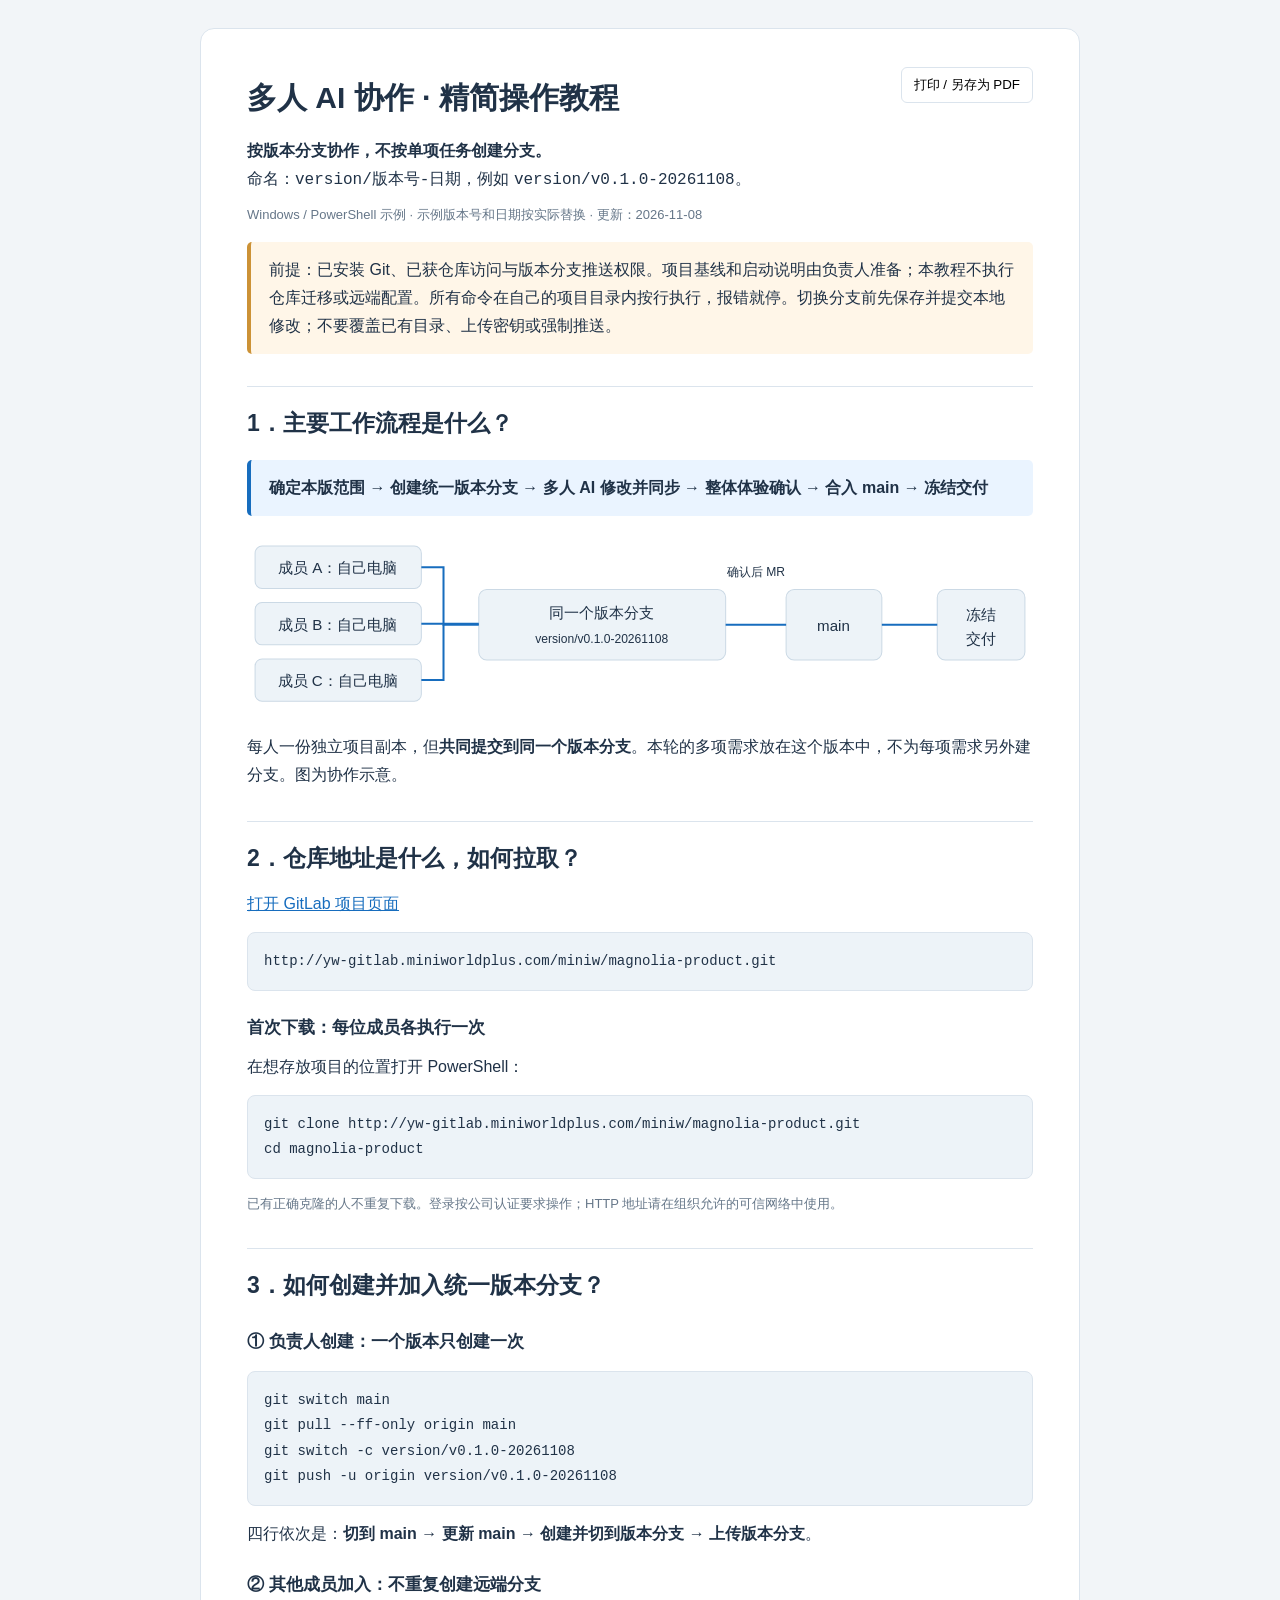
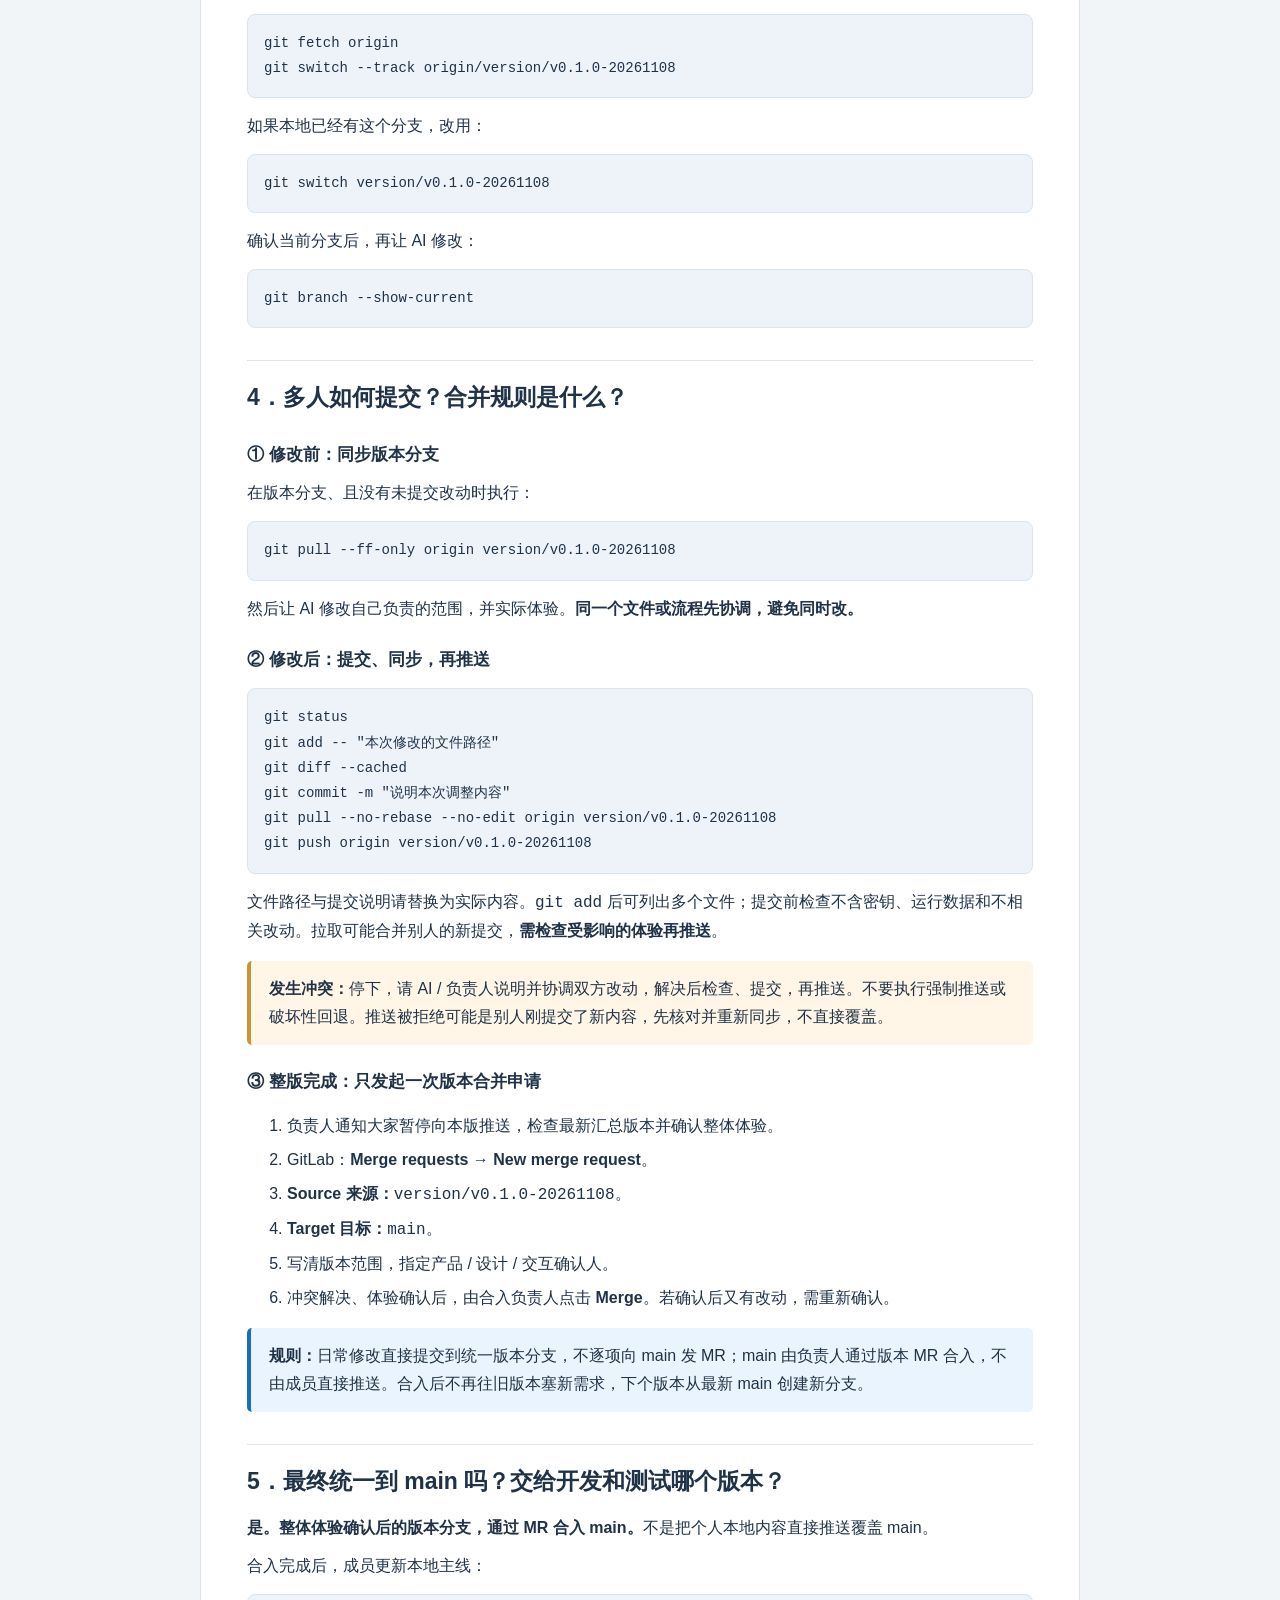
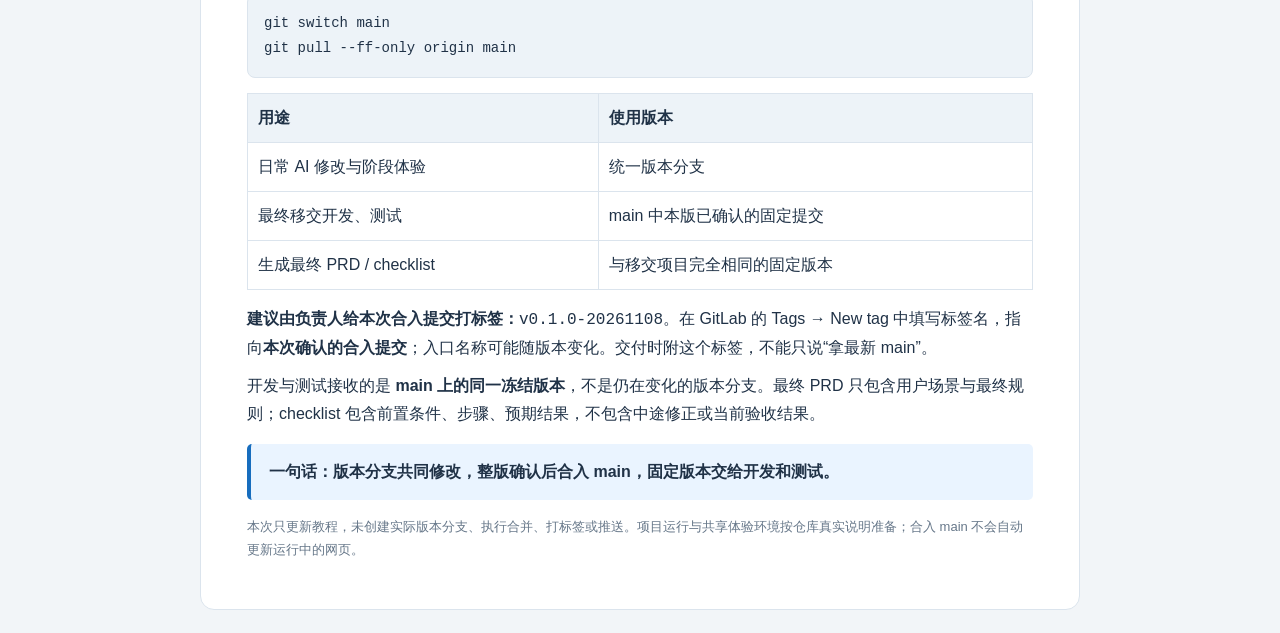
<file: 2026-11-08-gitlab-ai-collaboration-guide.html>
<!doctype html>
<html lang="zh-CN"><head><meta charset="utf-8"><meta name="viewport" content="width=device-width,initial-scale=1"><title>多人 AI 协作｜版本分支精简教程</title>
<style>
*{box-sizing:border-box}body{margin:0;background:#f2f5f8;color:#203247;font:16px/1.75 "Microsoft YaHei","PingFang SC",sans-serif}main{max-width:880px;margin:28px auto;padding:38px 46px;background:white;border:1px solid #dbe4ed;border-radius:14px}h1{font-size:30px;margin:5px 0 12px}h2{font-size:23px;margin:32px 0 12px;padding-top:16px;border-top:1px solid #dbe4ed}h3{font-size:17px;margin:22px 0 8px}p{margin:10px 0}a{color:#176dbe;overflow-wrap:anywhere}pre{padding:16px;background:#edf3f8;border:1px solid #dbe4ed;border-radius:8px;white-space:pre-wrap;overflow-wrap:anywhere;font:14px/1.8 Consolas,"Microsoft YaHei",monospace}code{font-family:Consolas,"Microsoft YaHei",monospace}.tip{padding:14px 18px;background:#eaf4ff;border-left:4px solid #176dbe;border-radius:5px;margin:16px 0}.warn{background:#fff6e8;border-color:#cc9236}.muted{color:#667789;font-size:13px}.figure{overflow:auto;margin:18px 0}svg{width:100%;min-width:590px;display:block}svg text{font-family:"Microsoft YaHei",sans-serif;fill:#203247}li{margin:6px 0}table{width:100%;border-collapse:collapse;margin:15px 0}th,td{text-align:left;padding:10px;border:1px solid #dbe4ed}th{background:#edf3f8}.print{float:right;border:1px solid #dbe4ed;background:white;padding:8px 12px;border-radius:6px;cursor:pointer}@media(max-width:650px){main{padding:24px 18px;margin:0;border:0;border-radius:0}h1{font-size:25px}.print{float:none;margin-bottom:15px}}@media print{body{background:white;font-size:10.5pt}main{border:0;margin:0;padding:0;max-width:none}.print{display:none}h2,h3{break-after:avoid}pre,.tip,.figure,tr{break-inside:avoid}svg{min-width:0}@page{size:A4;margin:16mm}}
</style></head><body><main>
<button class="print" onclick="window.print()">打印 / 另存为 PDF</button>
<h1>多人 AI 协作 · 精简操作教程</h1>
<p><strong>按版本分支协作，不按单项任务创建分支。</strong><br>命名：<code>version/版本号-日期</code>，例如 <code>version/v0.1.0-20261108</code>。</p>
<p class="muted">Windows / PowerShell 示例 · 示例版本号和日期按实际替换 · 更新：2026-11-08</p>
<div class="tip warn">前提：已安装 Git、已获仓库访问与版本分支推送权限。项目基线和启动说明由负责人准备；本教程不执行仓库迁移或远端配置。所有命令在自己的项目目录内按行执行，报错就停。切换分支前先保存并提交本地修改；不要覆盖已有目录、上传密钥或强制推送。</div>
<section id="flow"><h2>1．主要工作流程是什么？</h2>
<div class="tip"><strong>确定本版范围 → 创建统一版本分支 → 多人 AI 修改并同步 → 整体体验确认 → 合入 main → 冻结交付</strong></div>
<div class="figure"><svg viewBox="0 0 780 180" role="img" aria-label="成员各自电脑的改动汇总到同一个版本分支，整体确认后合入 main，再冻结交付">
<g fill="#edf3f8" stroke="#cbd9e5"><rect x="8" y="12" width="165" height="42" rx="7"/><rect x="8" y="68" width="165" height="42" rx="7"/><rect x="8" y="124" width="165" height="42" rx="7"/><rect x="230" y="55" width="245" height="70" rx="8"/><rect x="535" y="55" width="95" height="70" rx="8"/><rect x="685" y="55" width="87" height="70" rx="8"/></g>
<g stroke="#176dbe" stroke-width="2" fill="none"><path d="M173 33 H195 V90 H230"/><path d="M173 89 H230"/><path d="M173 145 H195 V90"/><path d="M475 90 H535"/><path d="M630 90 H685"/></g>
<g text-anchor="middle" font-size="15"><text x="90" y="39">成员 A：自己电脑</text><text x="90" y="95">成员 B：自己电脑</text><text x="90" y="151">成员 C：自己电脑</text><text x="352" y="83">同一个版本分支</text><text x="352" y="108" font-size="12">version/v0.1.0-20261108</text><text x="582" y="96">main</text><text x="728" y="85">冻结</text><text x="728" y="109">交付</text><text x="505" y="42" font-size="12">确认后 MR</text></g></svg></div>
<p>每人一份独立项目副本，但<strong>共同提交到同一个版本分支</strong>。本轮的多项需求放在这个版本中，不为每项需求另外建分支。图为协作示意。</p></section>
<section id="clone"><h2>2．仓库地址是什么，如何拉取？</h2>
<p><a href="http://yw-gitlab.miniworldplus.com/miniw/magnolia-product" target="_blank" rel="noopener">打开 GitLab 项目页面</a></p>
<pre>http://yw-gitlab.miniworldplus.com/miniw/magnolia-product.git</pre>
<h3>首次下载：每位成员各执行一次</h3><p>在想存放项目的位置打开 PowerShell：</p>
<pre>git clone http://yw-gitlab.miniworldplus.com/miniw/magnolia-product.git
cd magnolia-product</pre>
<p class="muted">已有正确克隆的人不重复下载。登录按公司认证要求操作；HTTP 地址请在组织允许的可信网络中使用。</p>
</section>
<section id="branch"><h2>3．如何创建并加入统一版本分支？</h2>
<h3>① 负责人创建：一个版本只创建一次</h3>
<pre>git switch main
git pull --ff-only origin main
git switch -c version/v0.1.0-20261108
git push -u origin version/v0.1.0-20261108</pre>
<p>四行依次是：<strong>切到 main → 更新 main → 创建并切到版本分支 → 上传版本分支</strong>。</p>
<h3>② 其他成员加入：不重复创建远端分支</h3>
<pre>git fetch origin
git switch --track origin/version/v0.1.0-20261108</pre>
<p>如果本地已经有这个分支，改用：</p>
<pre>git switch version/v0.1.0-20261108</pre>
<p>确认当前分支后，再让 AI 修改：</p><pre>git branch --show-current</pre>
</section>
<section id="merge"><h2>4．多人如何提交？合并规则是什么？</h2>
<h3>① 修改前：同步版本分支</h3>
<p>在版本分支、且没有未提交改动时执行：</p>
<pre>git pull --ff-only origin version/v0.1.0-20261108</pre>
<p>然后让 AI 修改自己负责的范围，并实际体验。<strong>同一个文件或流程先协调，避免同时改。</strong></p>
<h3>② 修改后：提交、同步，再推送</h3>
<pre>git status
git add -- "本次修改的文件路径"
git diff --cached
git commit -m "说明本次调整内容"
git pull --no-rebase --no-edit origin version/v0.1.0-20261108
git push origin version/v0.1.0-20261108</pre>
<p>文件路径与提交说明请替换为实际内容。<code>git add</code> 后可列出多个文件；提交前检查不含密钥、运行数据和不相关改动。拉取可能合并别人的新提交，<strong>需检查受影响的体验再推送</strong>。</p>
<div class="tip warn"><strong>发生冲突：</strong>停下，请 AI / 负责人说明并协调双方改动，解决后检查、提交，再推送。不要执行强制推送或破坏性回退。推送被拒绝可能是别人刚提交了新内容，先核对并重新同步，不直接覆盖。</div>
<h3>③ 整版完成：只发起一次版本合并申请</h3>
<ol><li>负责人通知大家暂停向本版推送，检查最新汇总版本并确认整体体验。</li><li>GitLab：<strong>Merge requests → New merge request</strong>。</li><li><strong>Source 来源：</strong><code>version/v0.1.0-20261108</code>。</li><li><strong>Target 目标：</strong><code>main</code>。</li><li>写清版本范围，指定产品 / 设计 / 交互确认人。</li><li>冲突解决、体验确认后，由合入负责人点击 <strong>Merge</strong>。若确认后又有改动，需重新确认。</li></ol>
<div class="tip"><strong>规则：</strong>日常修改直接提交到统一版本分支，不逐项向 main 发 MR；main 由负责人通过版本 MR 合入，不由成员直接推送。合入后不再往旧版本塞新需求，下个版本从最新 main 创建新分支。</div>
</section>
<section id="handoff"><h2>5．最终统一到 main 吗？交给开发和测试哪个版本？</h2>
<p><strong>是。整体体验确认后的版本分支，通过 MR 合入 main。</strong>不是把个人本地内容直接推送覆盖 main。</p>
<p>合入完成后，成员更新本地主线：</p>
<pre>git switch main
git pull --ff-only origin main</pre>
<table><thead><tr><th>用途</th><th>使用版本</th></tr></thead><tbody>
<tr><td>日常 AI 修改与阶段体验</td><td>统一版本分支</td></tr>
<tr><td>最终移交开发、测试</td><td>main 中本版已确认的固定提交</td></tr>
<tr><td>生成最终 PRD / checklist</td><td>与移交项目完全相同的固定版本</td></tr>
</tbody></table>
<p><strong>建议由负责人给本次合入提交打标签：</strong><code>v0.1.0-20261108</code>。在 GitLab 的 Tags → New tag 中填写标签名，指向<strong>本次确认的合入提交</strong>；入口名称可能随版本变化。交付时附这个标签，不能只说“拿最新 main”。</p>
<p>开发与测试接收的是 <strong>main 上的同一冻结版本</strong>，不是仍在变化的版本分支。最终 PRD 只包含用户场景与最终规则；checklist 包含前置条件、步骤、预期结果，不包含中途修正或当前验收结果。</p>
<div class="tip"><strong>一句话：版本分支共同修改，整版确认后合入 main，固定版本交给开发和测试。</strong></div>
<p class="muted">本次只更新教程，未创建实际版本分支、执行合并、打标签或推送。项目运行与共享体验环境按仓库真实说明准备；合入 main 不会自动更新运行中的网页。</p>
</section></main></body></html>
</file>
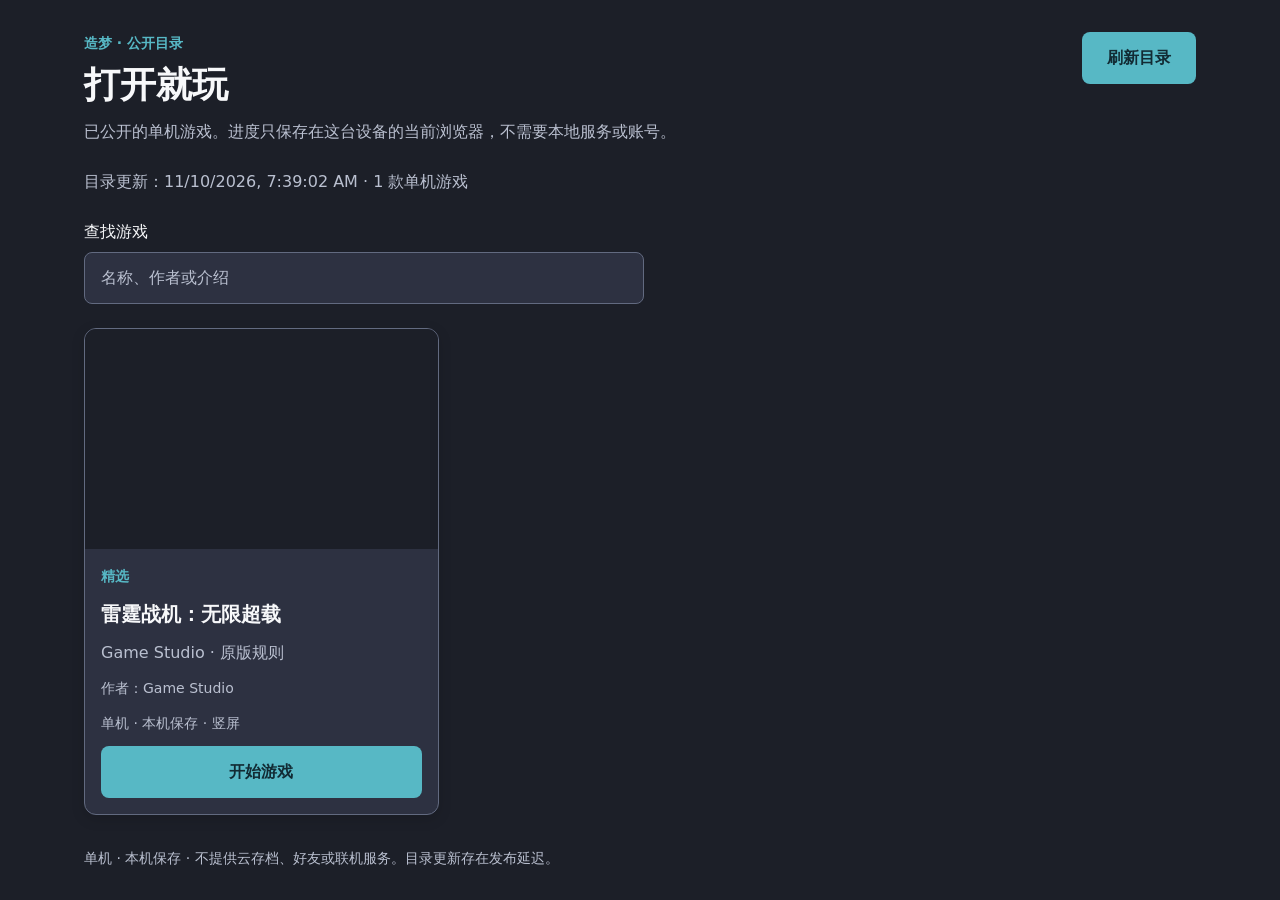
<file: 启动客户端.html>
<!doctype html><meta charset="utf-8"><meta http-equiv="refresh" content="0;url=https://daoyan0206.github.io/magnolia-pm/launcher/"><a href="https://daoyan0206.github.io/magnolia-pm/launcher/">打开长期公网客户端</a>
</file>
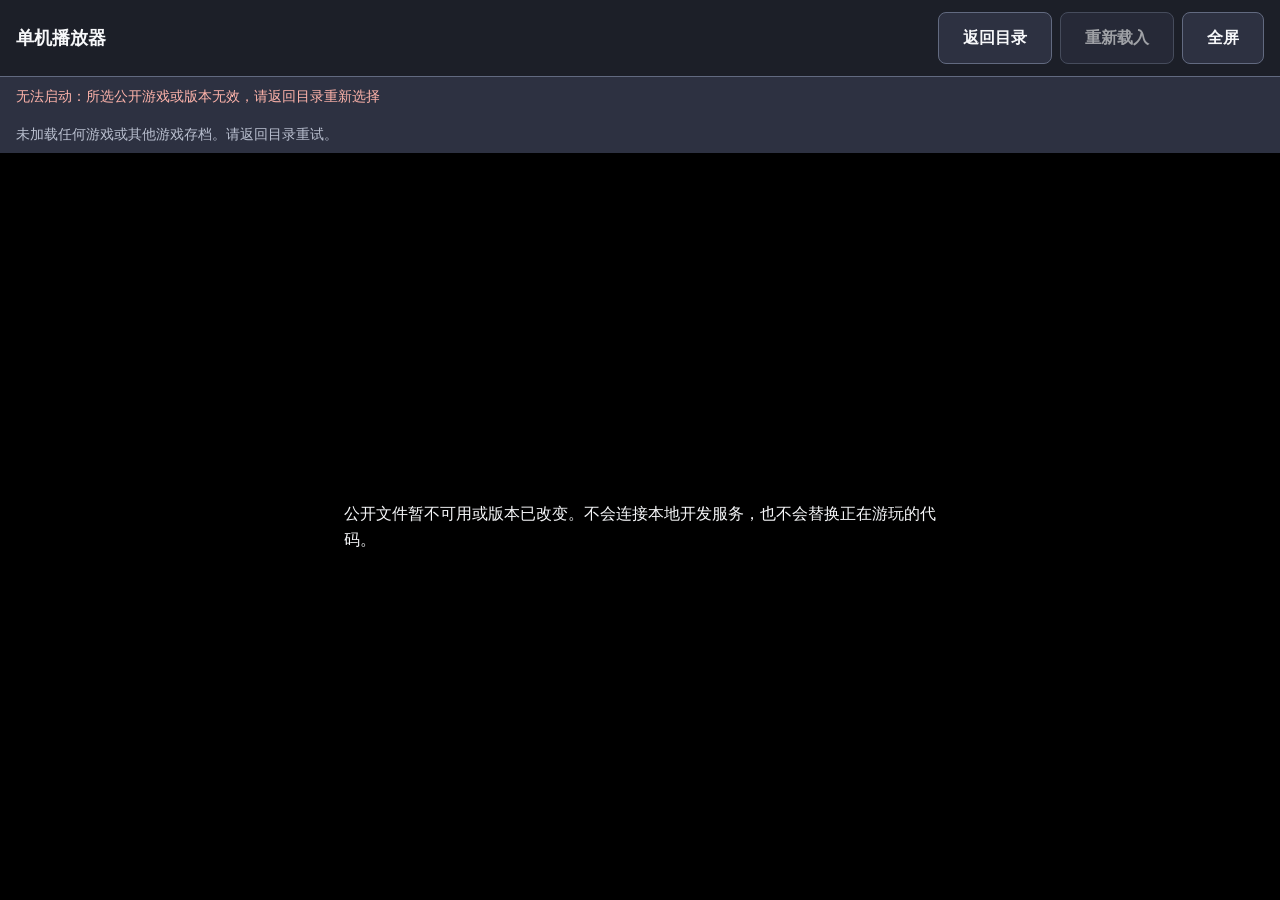
<file: launcher/play.html>
<!doctype html>
<html lang="zh-CN"><head><meta charset="utf-8"><meta name="viewport" content="width=device-width,initial-scale=1"><meta name="color-scheme" content="dark"><meta http-equiv="Content-Security-Policy" content="default-src 'self'; script-src 'self' 'unsafe-inline'; style-src 'self' 'unsafe-inline'; img-src 'self' data: blob:; media-src 'self' data: blob:; font-src 'self' data:; connect-src 'self'; frame-src 'self'; object-src 'none'; base-uri 'self'; form-action 'none'"><title>造梦 · 单机播放器</title><link rel="stylesheet" href="./app.css?v=b5e5158f960aa64f2cf5e97da707b28068195a6c3594c4fd3c3171abf8e89de8"></head>
<body class="player-page"><header class="player-toolbar"><h1 id="playerTitle" class="player-title">单机播放器</h1><nav class="player-actions" aria-label="播放器操作"><a class="button secondary" href="./index.html">返回目录</a><button id="reload" class="secondary" type="button" disabled>重新载入</button><button id="fullscreen" class="secondary" type="button">全屏</button></nav></header>
<p id="gameStatus" class="player-status" role="status" aria-live="polite">正在读取所选公开版本…</p><p id="storageStatus" class="player-status" role="status" aria-live="polite">本机进度仅用于当前游戏版本，不上传云端。</p>
<main id="playerStage" class="player-stage" aria-label="隔离游戏画面"></main><script type="module" src="./play.js?v=b5e5158f960aa64f2cf5e97da707b28068195a6c3594c4fd3c3171abf8e89de8"></script></body></html>
</file>
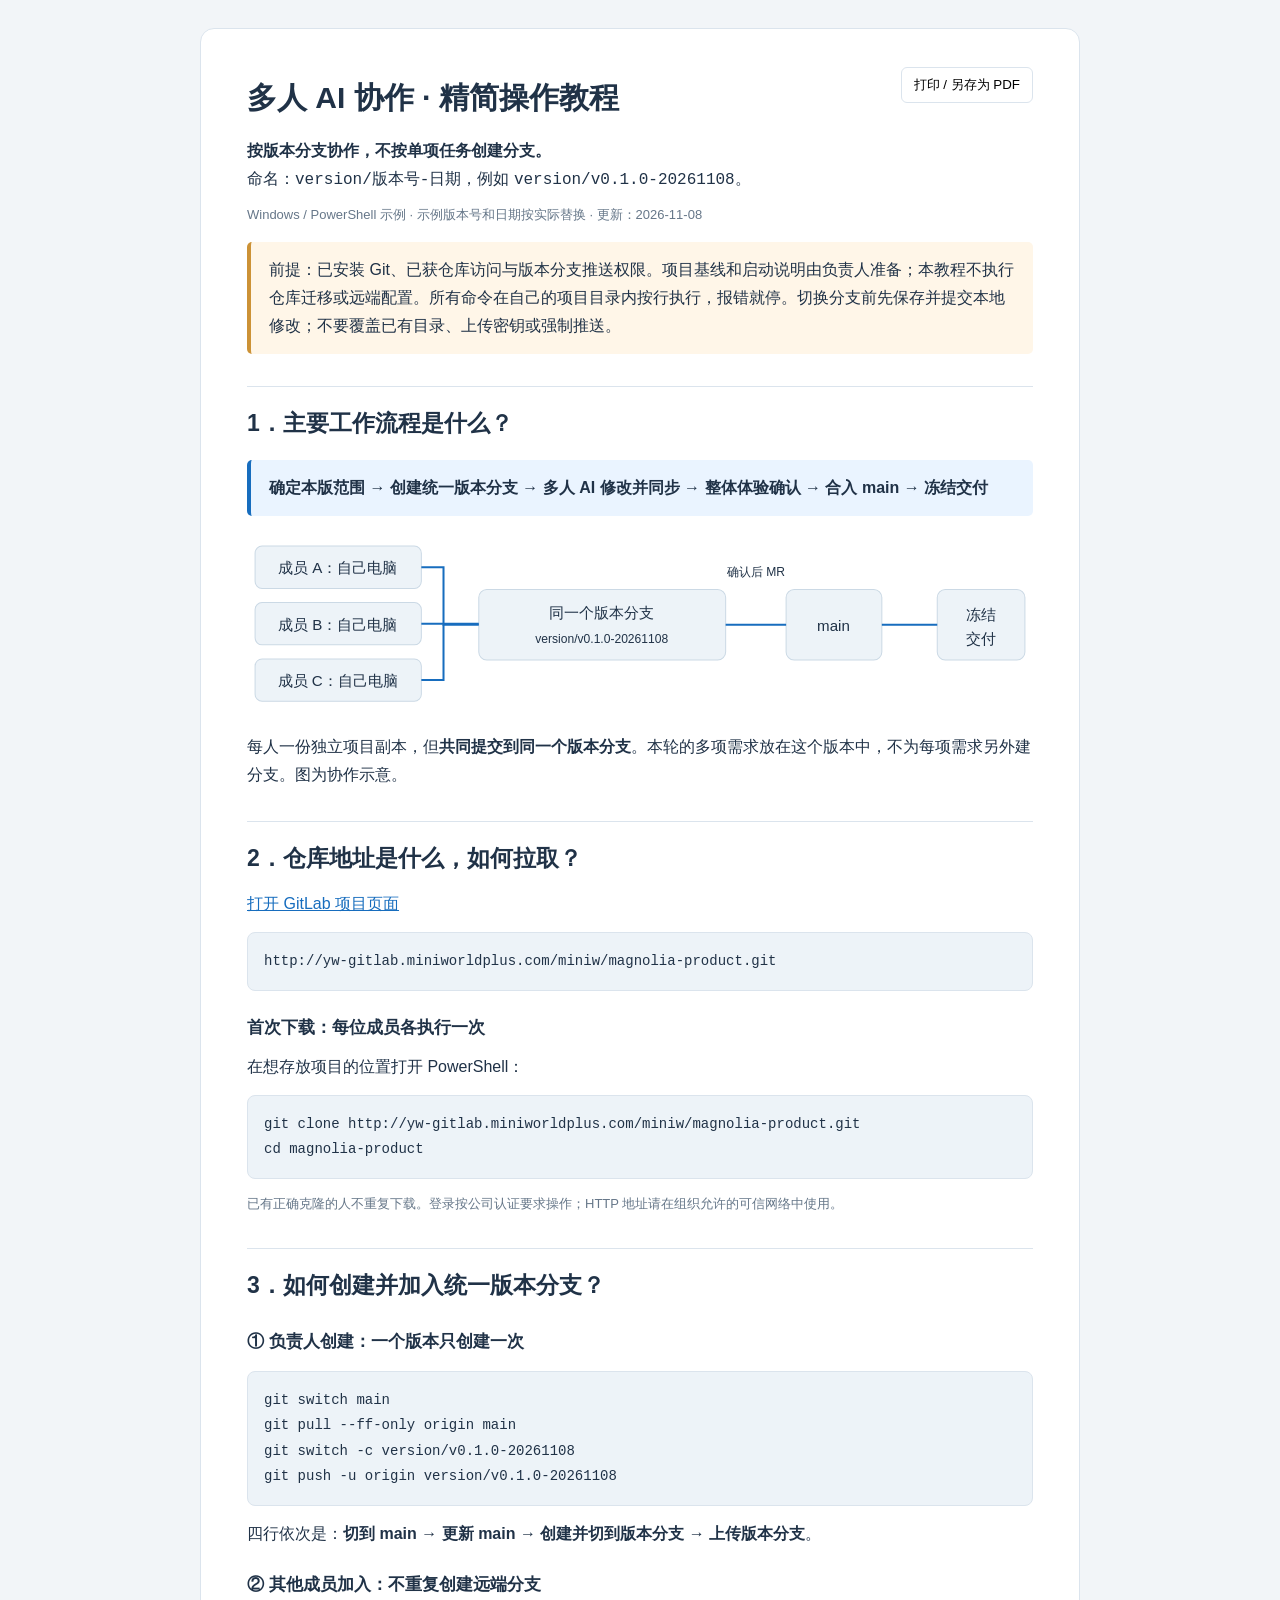
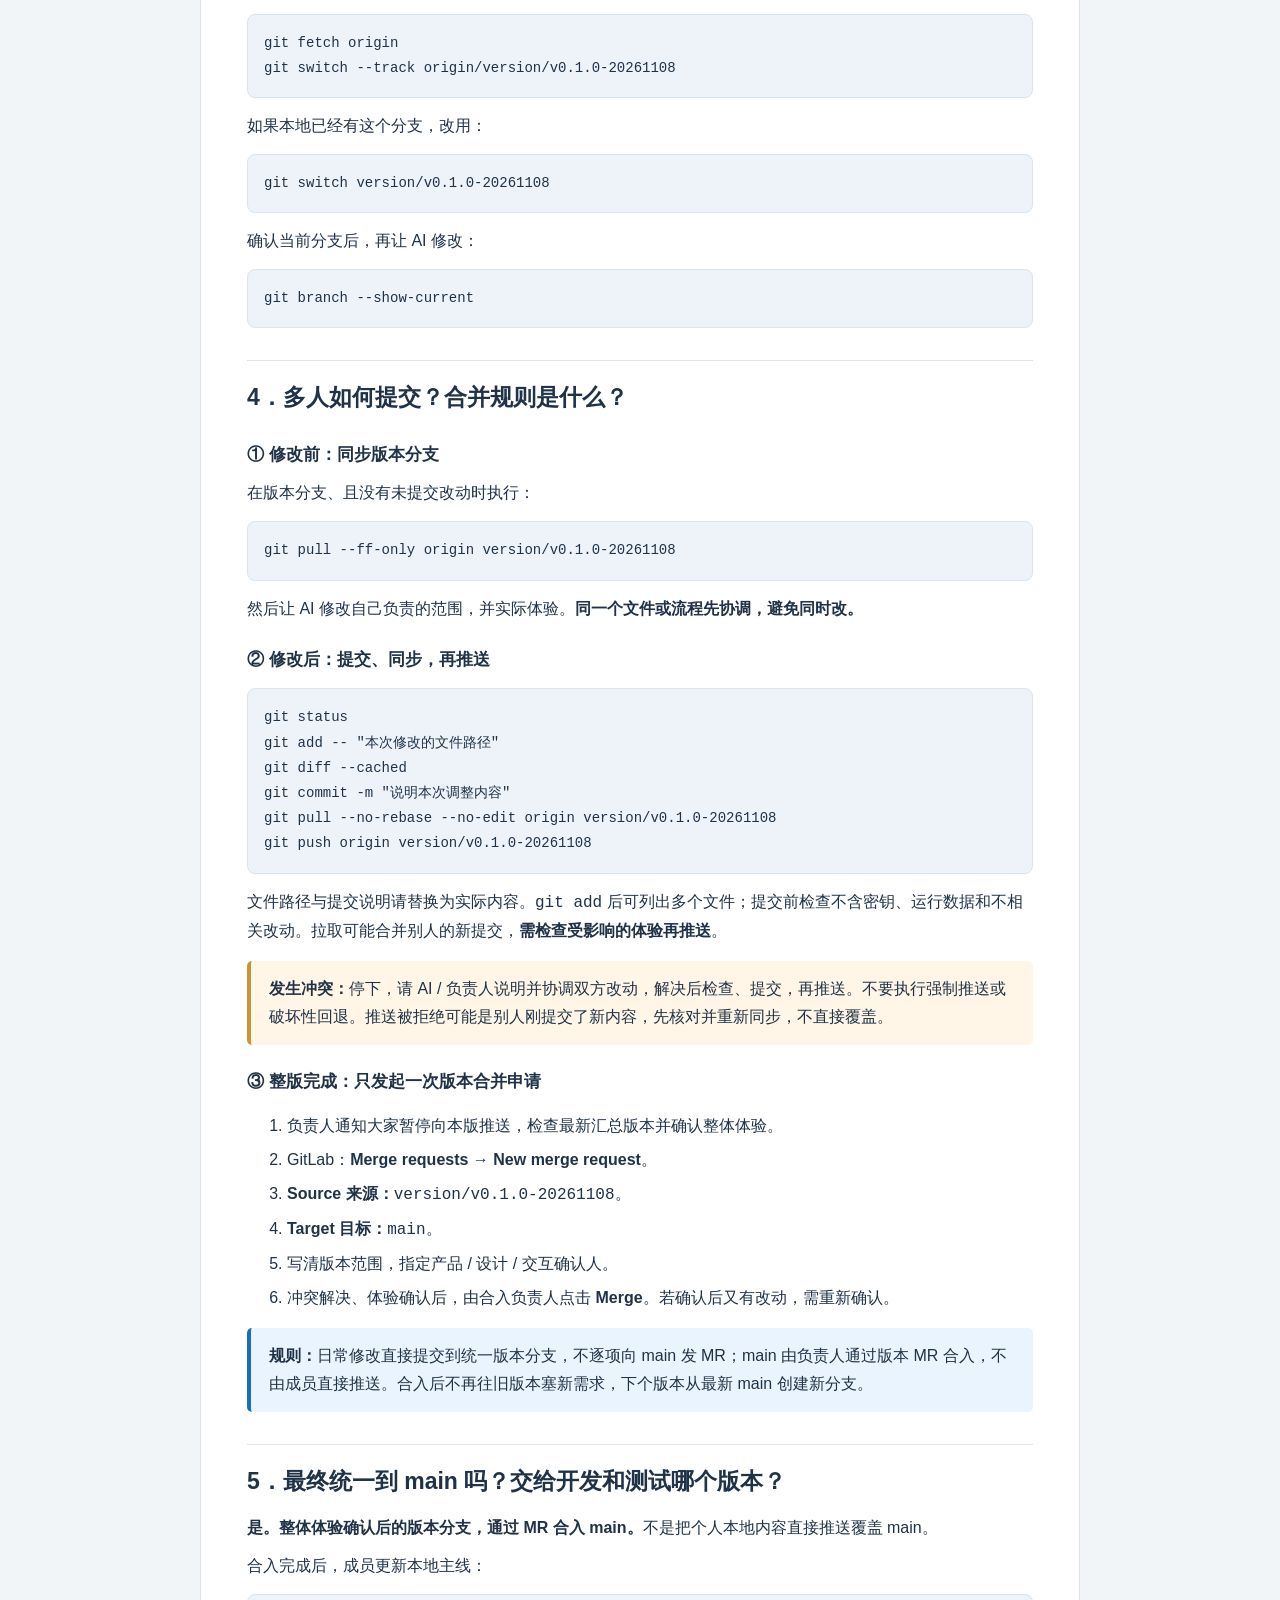
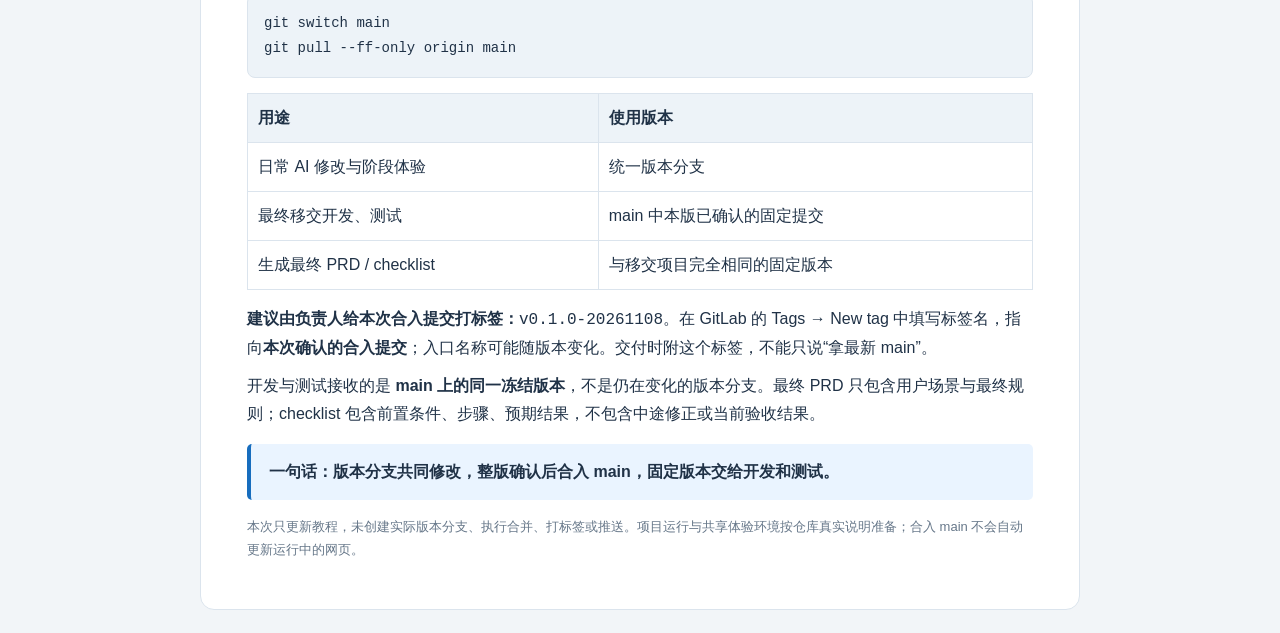
<file: legacy/preview.html>
<!-- aihago-legacy-root-preview:v1 -->
<base href="../">
<!doctype html><meta charset="utf-8"><meta http-equiv="refresh" content="0;url=2026-11-08-gitlab-ai-collaboration-guide.html"><a href="2026-11-08-gitlab-ai-collaboration-guide.html">打开页面</a>
</file>
<file: launcher/app.css>
:root{color-scheme:dark;--background:#1C1F28;--surface:#2D3141;--surface-raised:#34394C;--text:#F7F8FA;--muted:#BAC0D0;--accent:#57B8C5;--on-accent:#122B34;--border:#626A80;--error:#FFB4AB;--space-1:4px;--space-2:8px;--space-3:12px;--space-4:16px;--space-5:24px;--space-6:32px;--space-7:48px;--radius-sm:8px;--radius-md:12px;--radius-lg:16px;--elevation-1:0 4px 14px #0002;--font-body:1rem;--font-small:.875rem;--font-title:clamp(1.75rem,5vw,2.25rem);--line-body:1.6}*{box-sizing:border-box}body{margin:0;background:var(--background);color:var(--text);font-family:system-ui,"Segoe UI","Microsoft YaHei",sans-serif;font-size:var(--font-body);line-height:var(--line-body)}button,input,a{font:inherit}button,.button{min-height:48px;min-width:48px;padding:var(--space-3) var(--space-5);border:1px solid transparent;border-radius:var(--radius-sm);background:var(--accent);color:var(--on-accent);font-weight:650;cursor:pointer;text-decoration:none;display:inline-flex;align-items:center;justify-content:center;text-align:center}button:hover,.button:hover{filter:brightness(1.06)}button:active,.button:active{filter:brightness(.95)}button:disabled{opacity:.6;cursor:wait}.button.secondary,button.secondary{background:var(--surface);color:var(--text);border-color:var(--border)}:is(button,a,input):focus-visible{outline:3px solid var(--accent);outline-offset:4px}input{width:100%;min-height:48px;border:1px solid var(--border);border-radius:var(--radius-sm);padding:var(--space-3) var(--space-4);background:var(--surface);color:var(--text)}input::placeholder{color:var(--muted)}h1,h2,p{margin:0}h1{font-size:var(--font-title);line-height:1.25}h2{font-size:1.25rem;line-height:1.4}a{color:var(--accent)}[hidden]{display:none!important}.catalog-shell{max-width:1160px;margin:auto;padding:var(--space-6) var(--space-5) var(--space-7)}.page-header{display:flex;align-items:flex-start;justify-content:space-between;gap:var(--space-5)}.page-header>div{max-width:720px}.eyebrow{color:var(--accent);font-size:var(--font-small);margin-bottom:var(--space-2);font-weight:650}.description{color:var(--muted);margin-top:var(--space-3)}.status{min-height:1.6em;color:var(--muted);margin:var(--space-5) 0;overflow-wrap:anywhere}.status.error{color:var(--error)}.search-row{display:grid;gap:var(--space-2);max-width:560px;margin-bottom:var(--space-5)}.game-grid{display:grid;grid-template-columns:repeat(auto-fill,minmax(min(100%,280px),1fr));gap:var(--space-5)}.game-card{overflow:hidden;border:1px solid var(--border);border-radius:var(--radius-md);background:var(--surface);box-shadow:var(--elevation-1);display:flex;flex-direction:column}.cover{width:100%;aspect-ratio:16/10;object-fit:contain;background:var(--background);display:block}.cover-placeholder{display:flex;align-items:center;justify-content:center;color:var(--muted)}.card-body{padding:var(--space-4);display:flex;flex-direction:column;gap:var(--space-3);flex:1}.card-pitch,.card-author,.card-note{color:var(--muted);overflow-wrap:anywhere}.card-note,.card-author{font-size:var(--font-small)}.card-badge{color:var(--accent);font-size:var(--font-small);font-weight:650}.game-card .button{margin-top:auto;width:100%}.empty{padding:var(--space-6) 0;color:var(--muted)}footer{margin-top:var(--space-6);font-size:var(--font-small);color:var(--muted)}.player-page{height:100dvh;display:flex;flex-direction:column;overflow:hidden}.player-toolbar{padding:var(--space-3) var(--space-4);display:flex;align-items:center;justify-content:space-between;gap:var(--space-3);background:var(--background);border-bottom:1px solid var(--border);flex-wrap:wrap}.player-title{font-size:1.125rem;line-height:1.4;max-width:100%;overflow-wrap:anywhere}.player-actions{display:flex;gap:var(--space-2);flex-wrap:wrap}.player-status{margin:0;padding:var(--space-2) var(--space-4);background:var(--surface);font-size:var(--font-small);color:var(--muted);overflow-wrap:anywhere}.player-status.error{color:var(--error)}.player-stage{min-height:0;flex:1;display:flex;align-items:center;justify-content:center;background:#000}.player-stage iframe{width:100%;height:100%;border:0;background:#000}.player-stage.portrait iframe{max-width:560px}.player-failure{padding:var(--space-5);max-width:640px}.player-failure p{margin-bottom:var(--space-4)}@media(max-width:600px){.catalog-shell{padding:var(--space-5) var(--space-4) var(--space-6)}.page-header{flex-direction:column}.page-header button{width:100%}.player-toolbar{padding:var(--space-2) var(--space-3)}.player-title{width:100%;font-size:1rem}.player-actions{width:100%;justify-content:space-between}.player-actions>*{flex:1;padding:var(--space-2) var(--space-3)}.player-status{font-size:.8125rem;padding:var(--space-2) var(--space-3)}}@media(prefers-reduced-motion:reduce){*,*::before,*::after{animation:none!important;transition:none!important;scroll-behavior:auto!important}}
</file>
